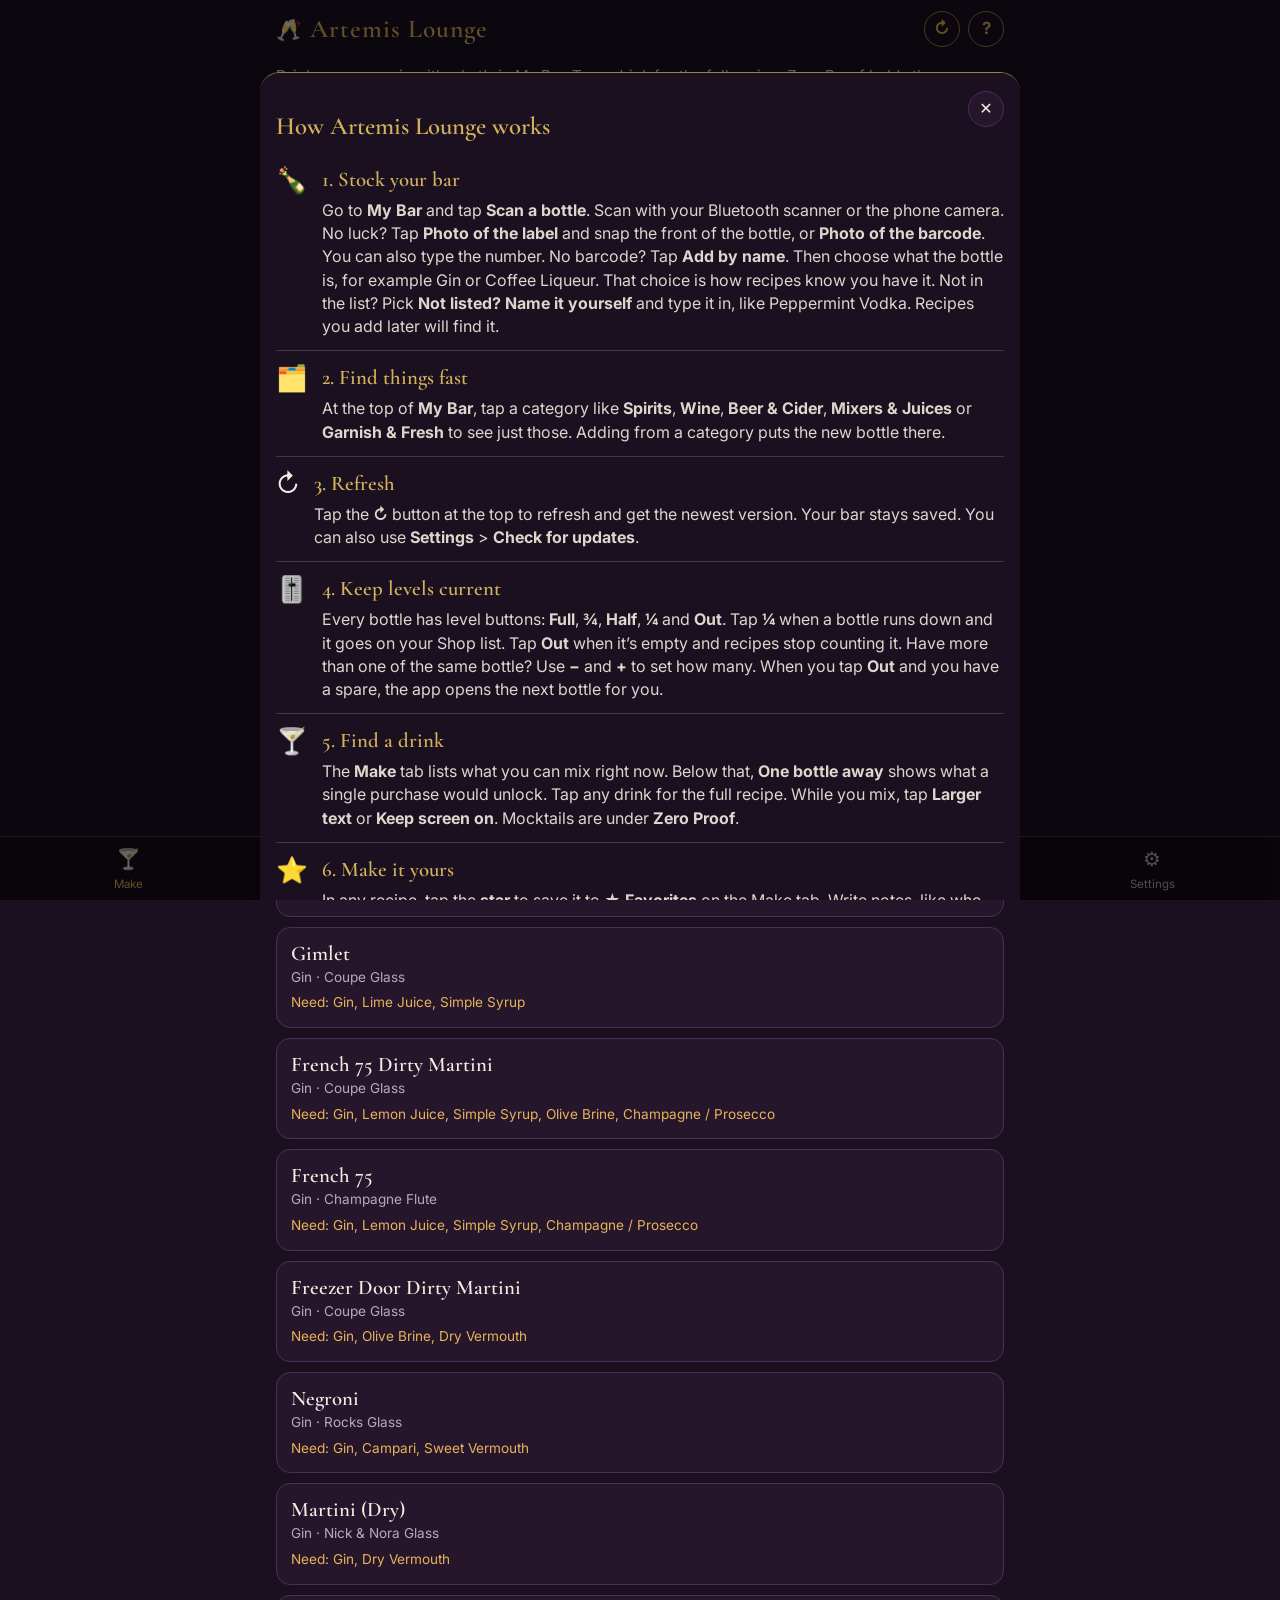
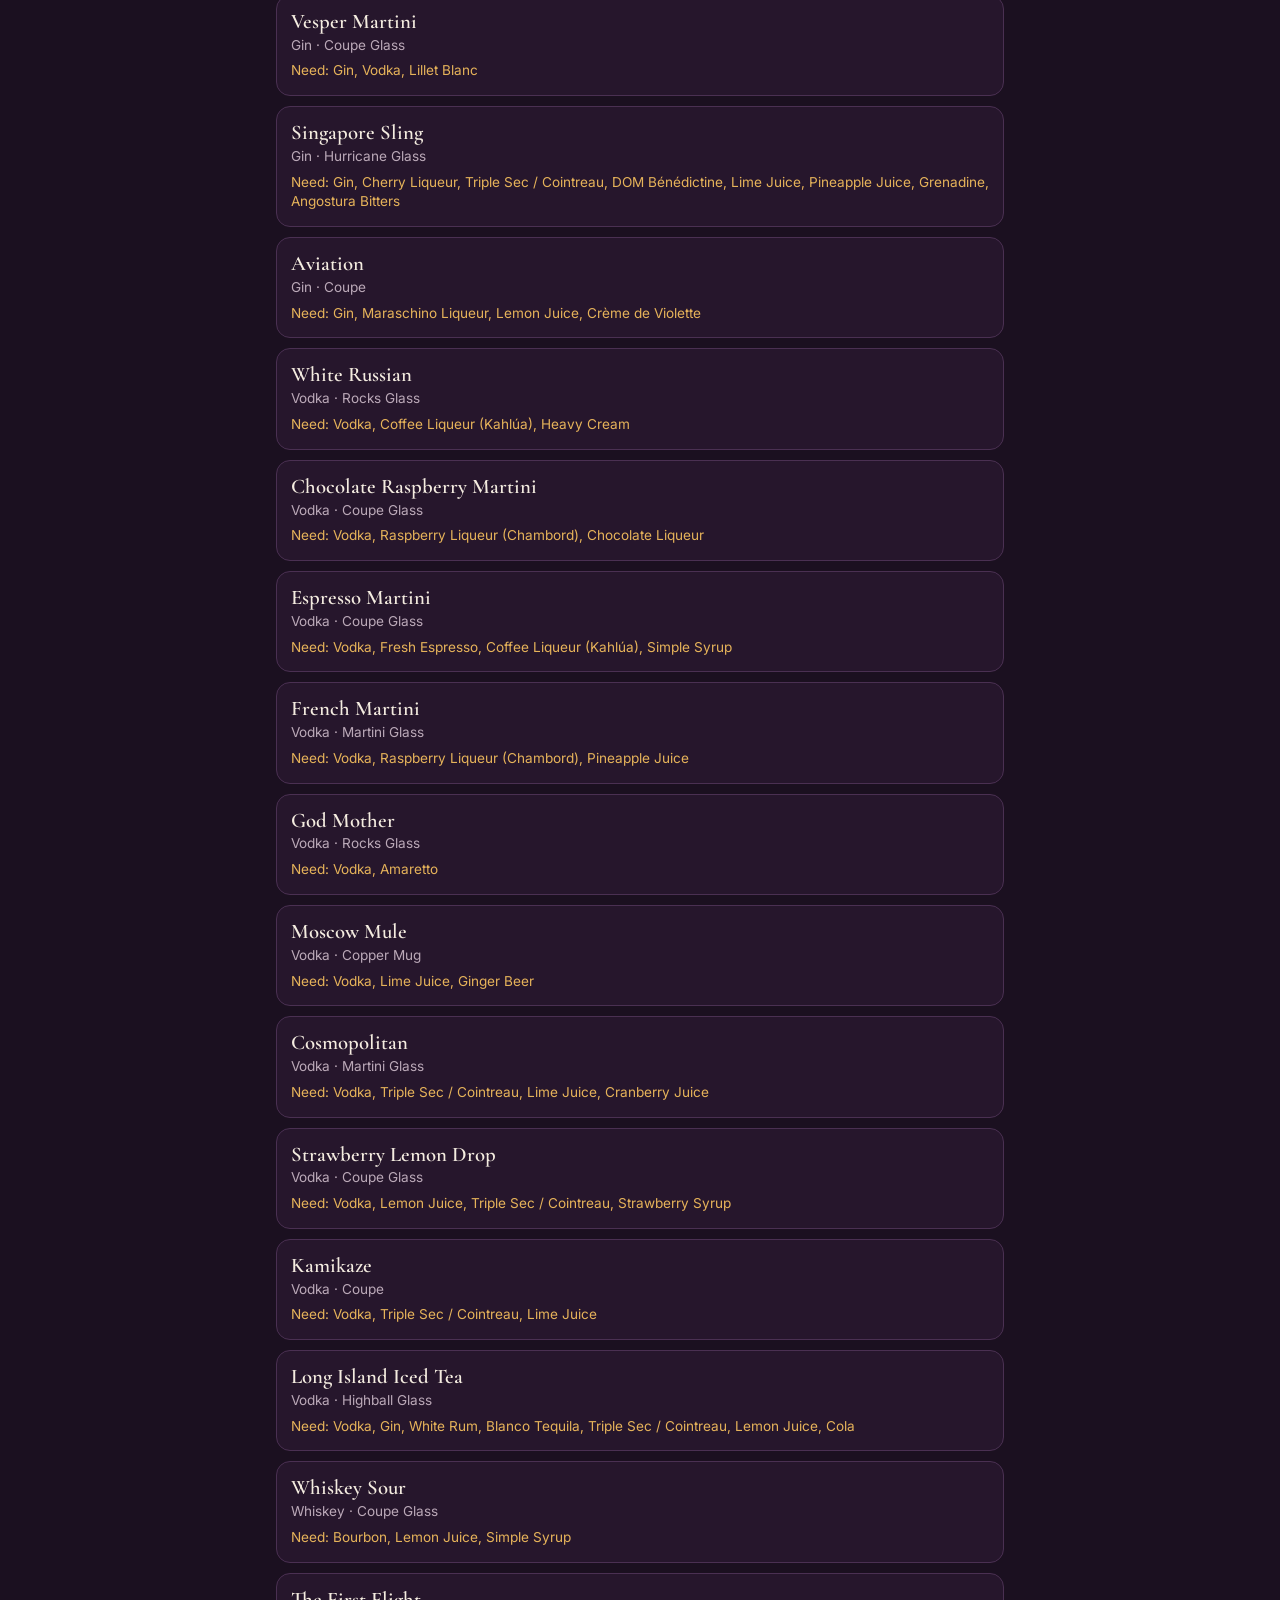
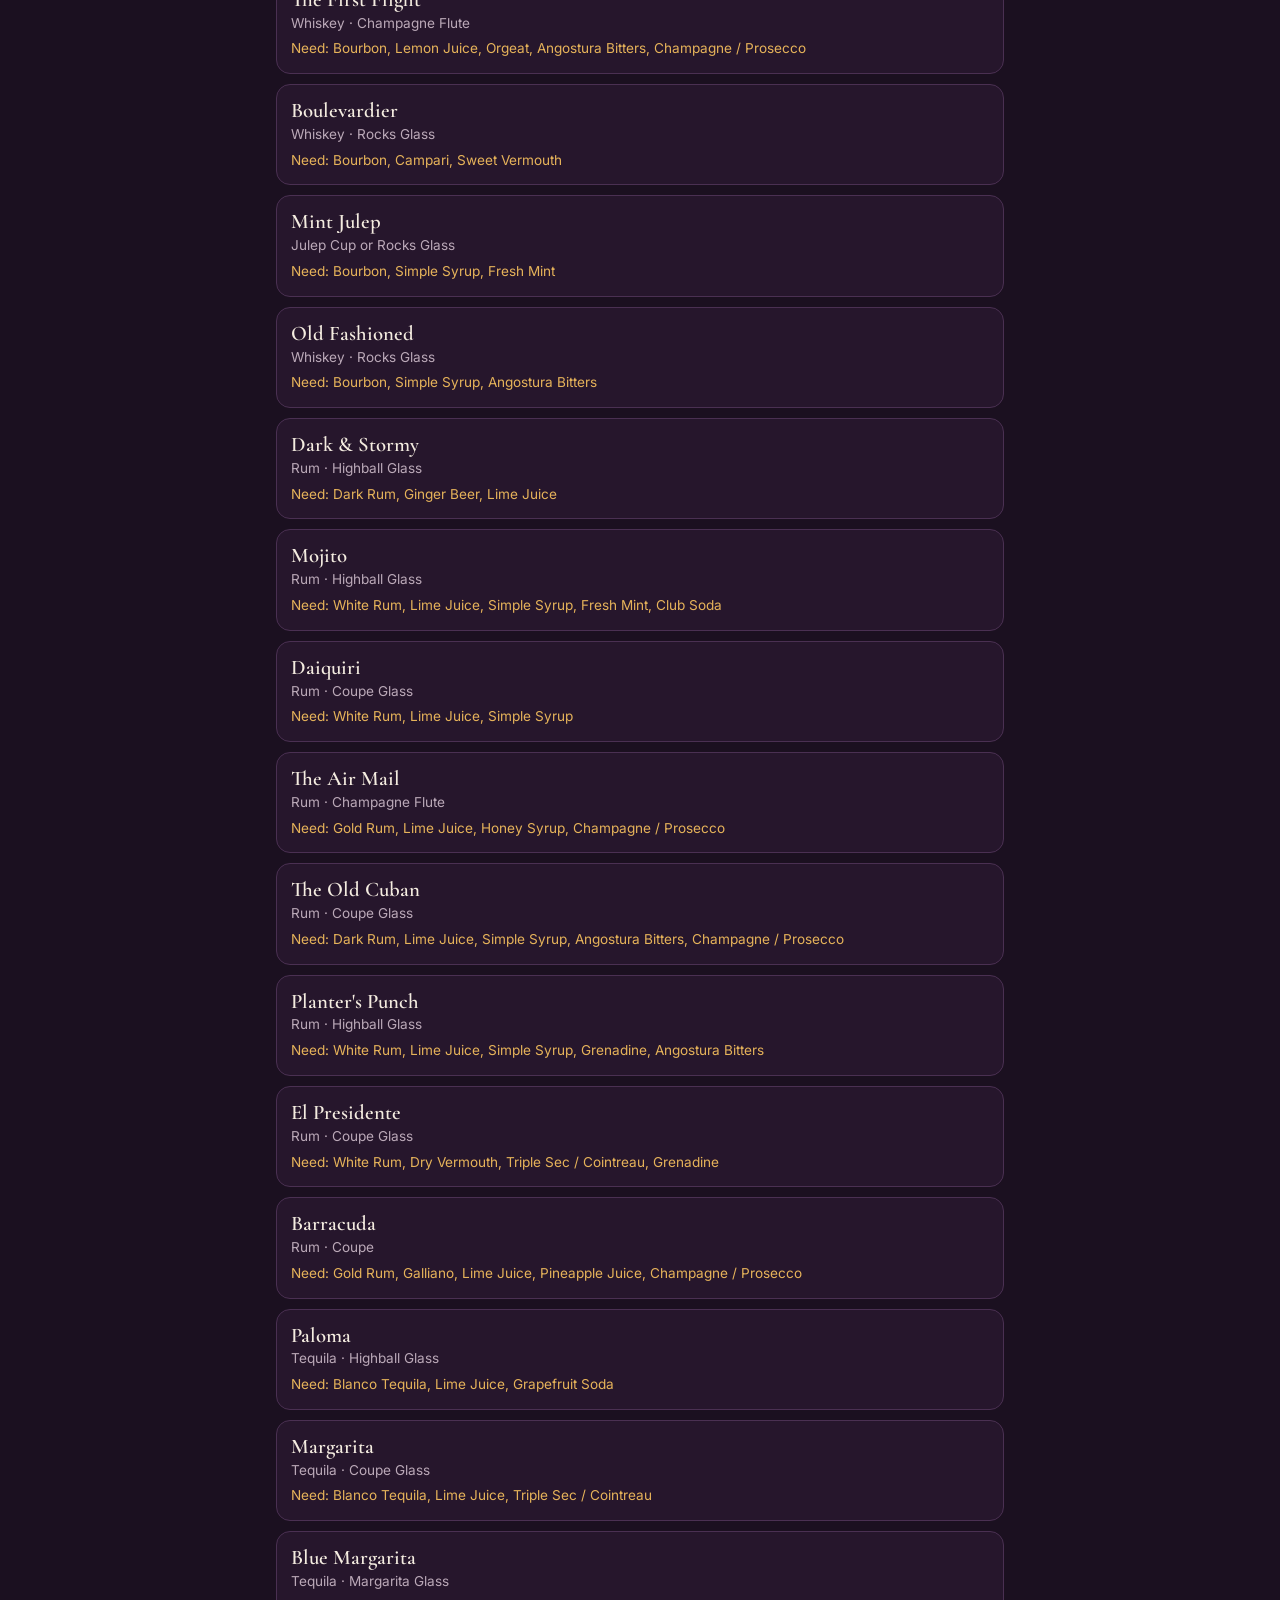
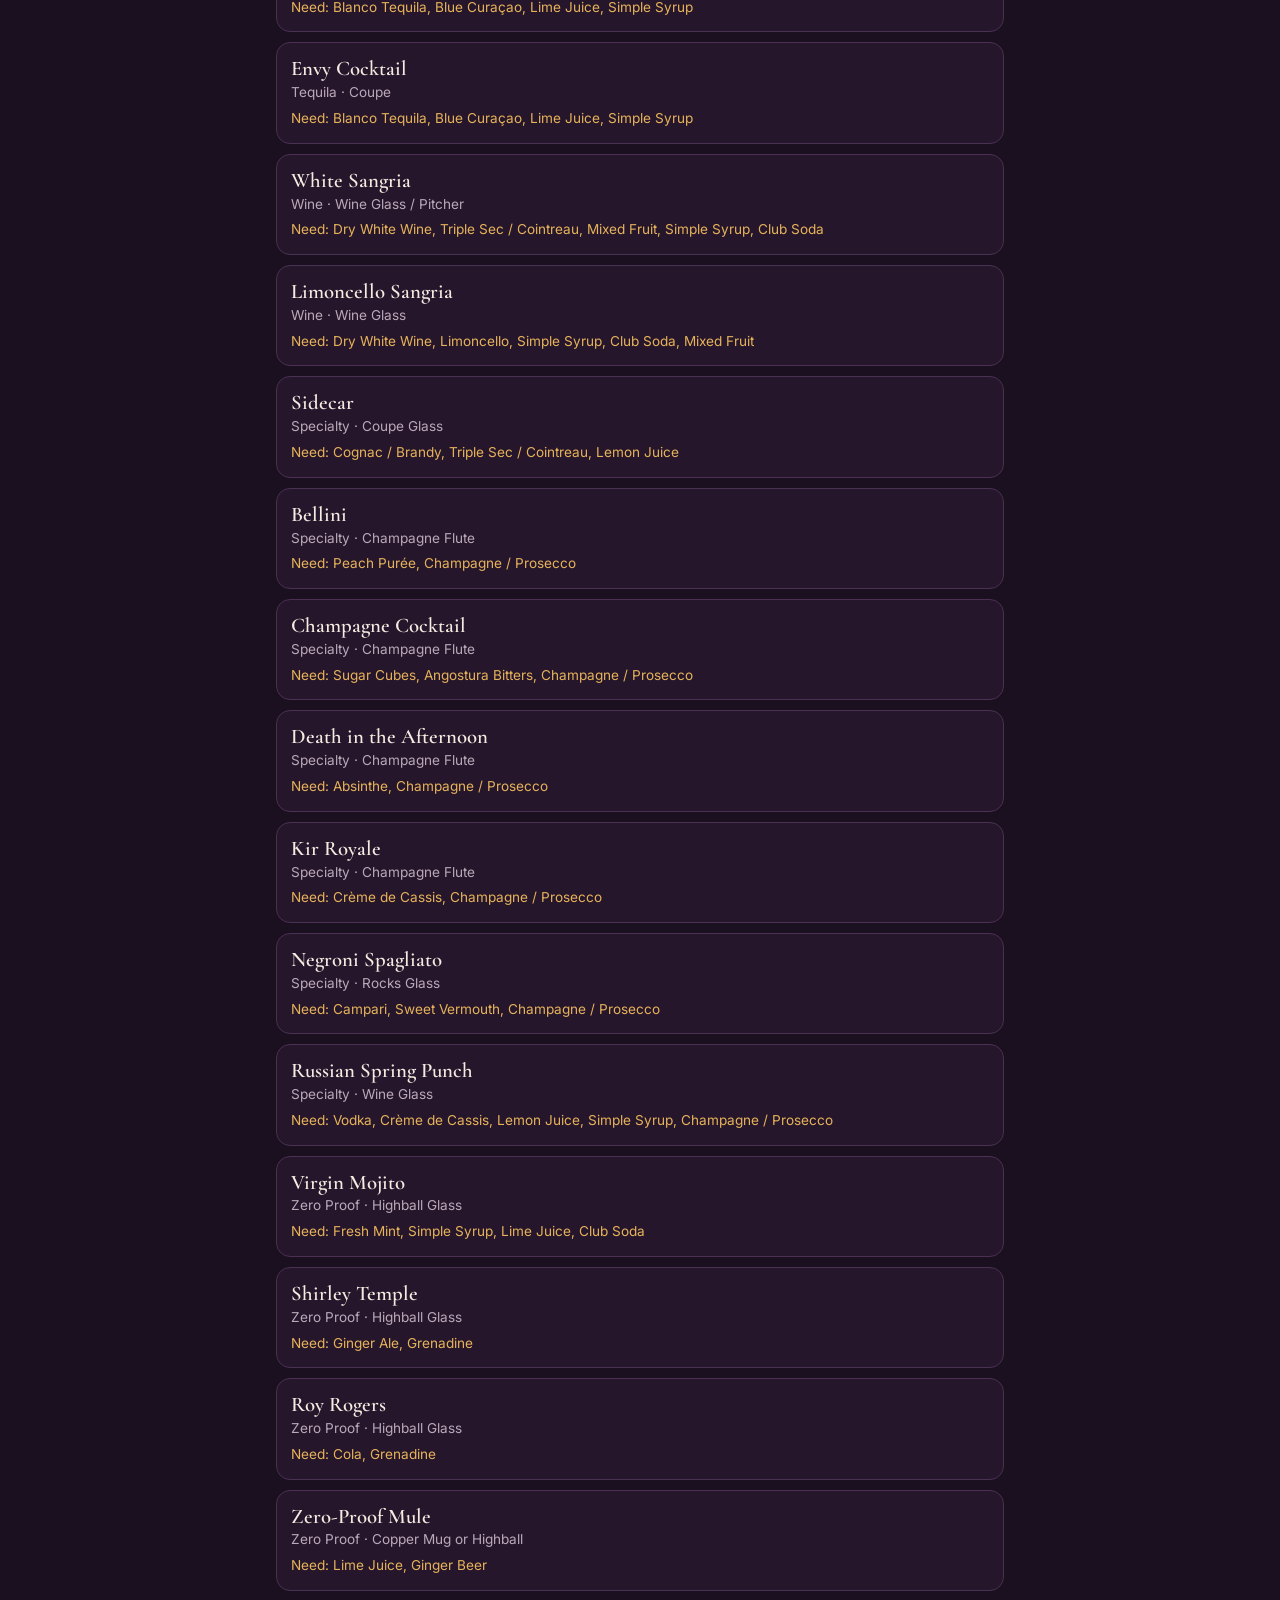
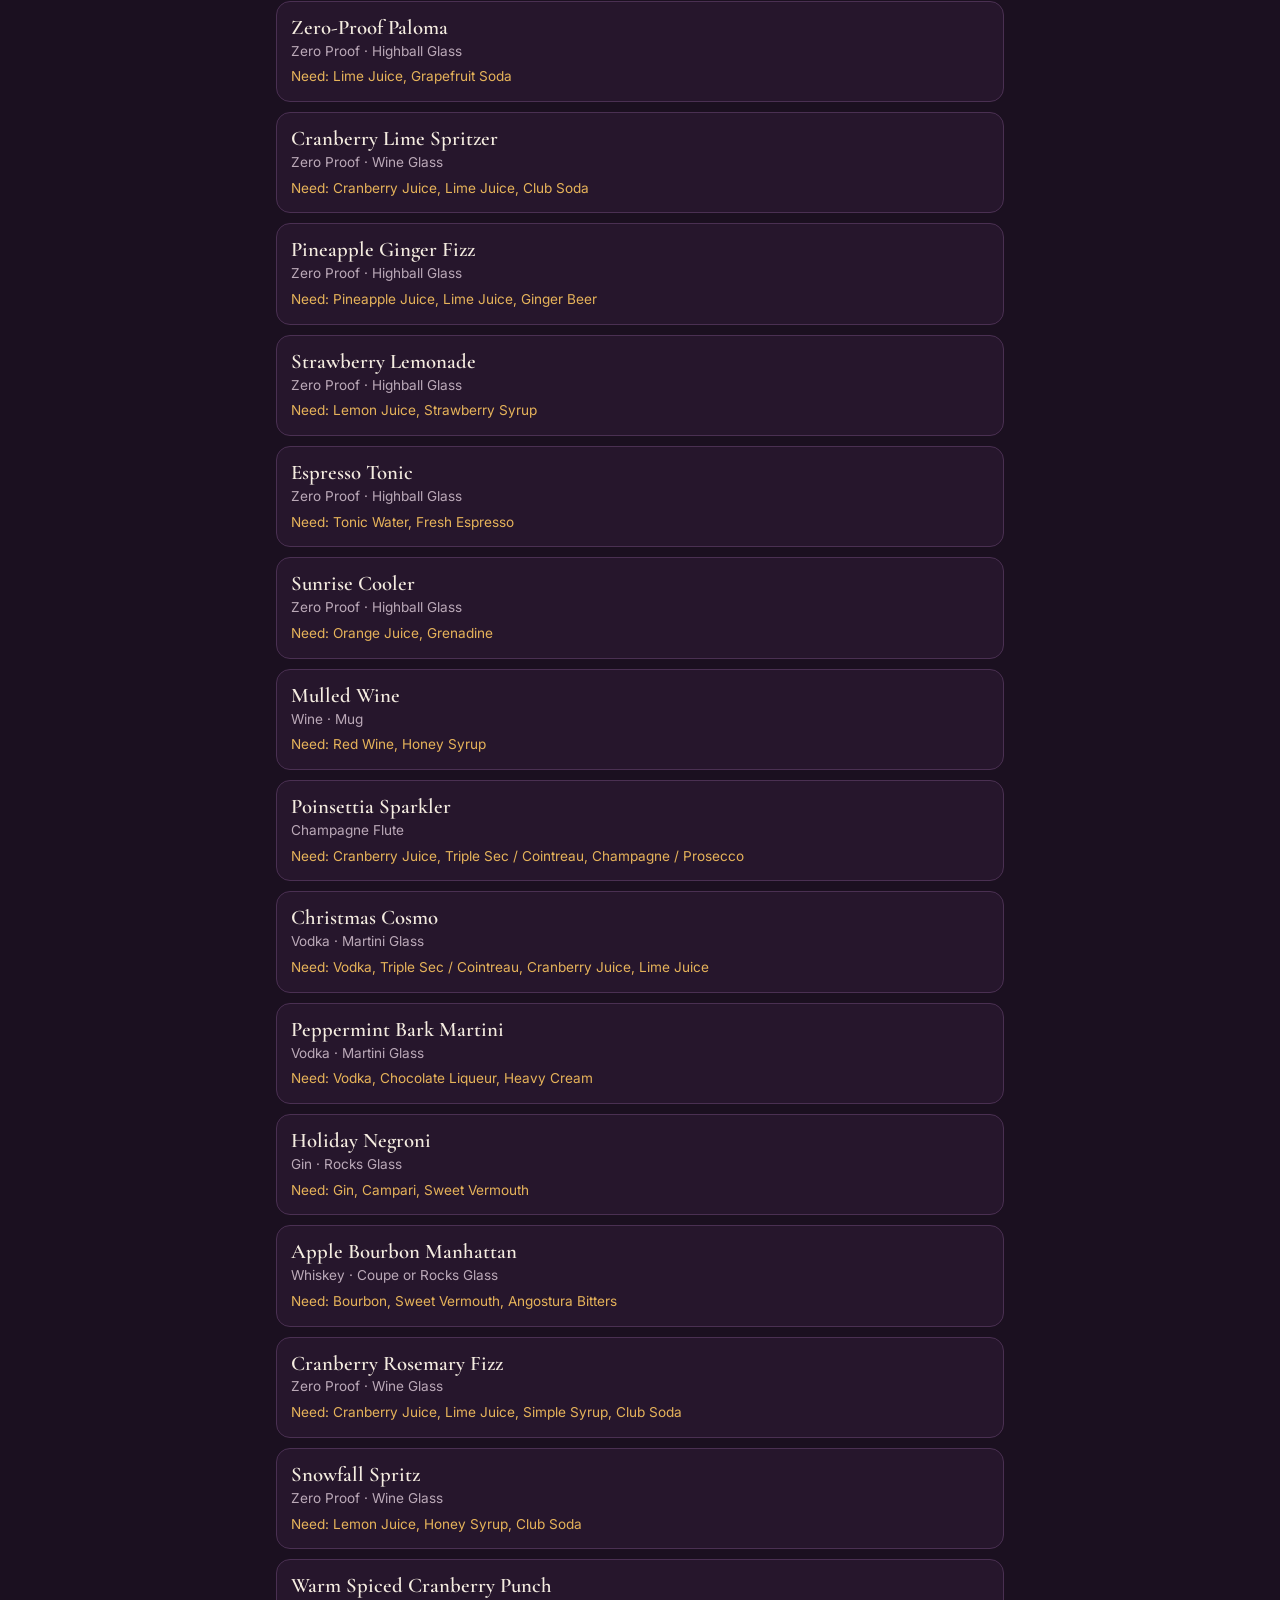
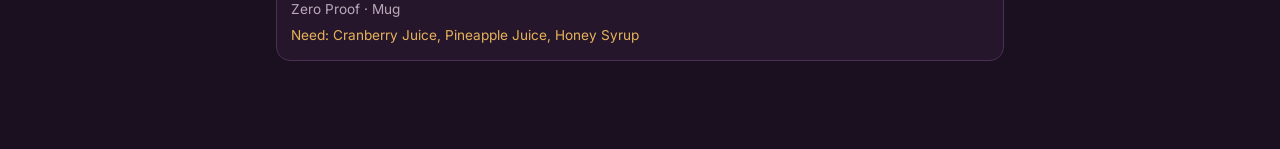
<file: index.html>
<!doctype html>
<html lang="en">
<head>
<meta charset="utf-8">
<meta name="viewport" content="width=device-width, initial-scale=1, maximum-scale=1, user-scalable=no, viewport-fit=cover">
<meta name="theme-color" content="#1b1020">
<meta name="description" content="A home bar companion: what you can mix tonight, your bottles, a guest menu and a shopping list.">
<title>Artemis Lounge</title>
<link rel="manifest" href="manifest.webmanifest">
<link rel="icon" href="icons/icon.svg" type="image/svg+xml">
<link rel="apple-touch-icon" href="icons/icon-180.png">
<meta name="apple-mobile-web-app-capable" content="yes">
<meta name="apple-mobile-web-app-status-bar-style" content="black-translucent">
<link rel="preconnect" href="https://fonts.googleapis.com">
<link rel="stylesheet" href="https://fonts.googleapis.com/css2?family=Cormorant+Garamond:wght@500;600;700&family=Inter:wght@400;500;600&family=Josefin+Sans:wght@400;600;700&display=swap">
<link rel="stylesheet" href="styles.css">
</head>
<body>
<header class="topbar">
  <h1 class="brand"><span class="brand-mark" aria-hidden="true">🥂</span> <span id="barName">Artemis Lounge</span></h1>
  <div class="top-btns"><button id="refreshBtn" class="help-btn" aria-label="Refresh and check for updates">↻</button>
  <button id="helpBtn" class="help-btn" aria-label="How to use Artemis Lounge">?</button></div>
</header>

<main id="view" tabindex="-1"></main>

<nav class="tabs" aria-label="Sections">
  <button data-tab="make" class="active"><span class="ti" aria-hidden="true">🍸</span>Make</button>
  <button data-tab="bar"><span class="ti" aria-hidden="true">🍾</span>My Bar</button>
  <button data-tab="menu"><span class="ti" aria-hidden="true">📜</span>Menu</button>
  <button data-tab="shop"><span class="ti" aria-hidden="true">🛒</span>Shop</button>
  <button data-tab="more"><span class="ti" aria-hidden="true">⚙️</span>Settings</button>
</nav>

<div id="sheet" class="sheet" hidden>
  <div class="sheet-backdrop" data-close></div>
  <div class="sheet-panel" role="dialog" aria-modal="true">
    <button class="sheet-close" data-close aria-label="Close">✕</button>
    <div id="sheetBody"></div>
  </div>
</div>

<div id="toast" class="toast" role="status" aria-live="polite"></div>
<div id="printArea" class="print-only"></div>

<script src="data.js"></script>
<script src="extras.js"></script>
<script src="barcodes.js"></script>
<script src="app.js"></script>
</body>
</html>
</file>
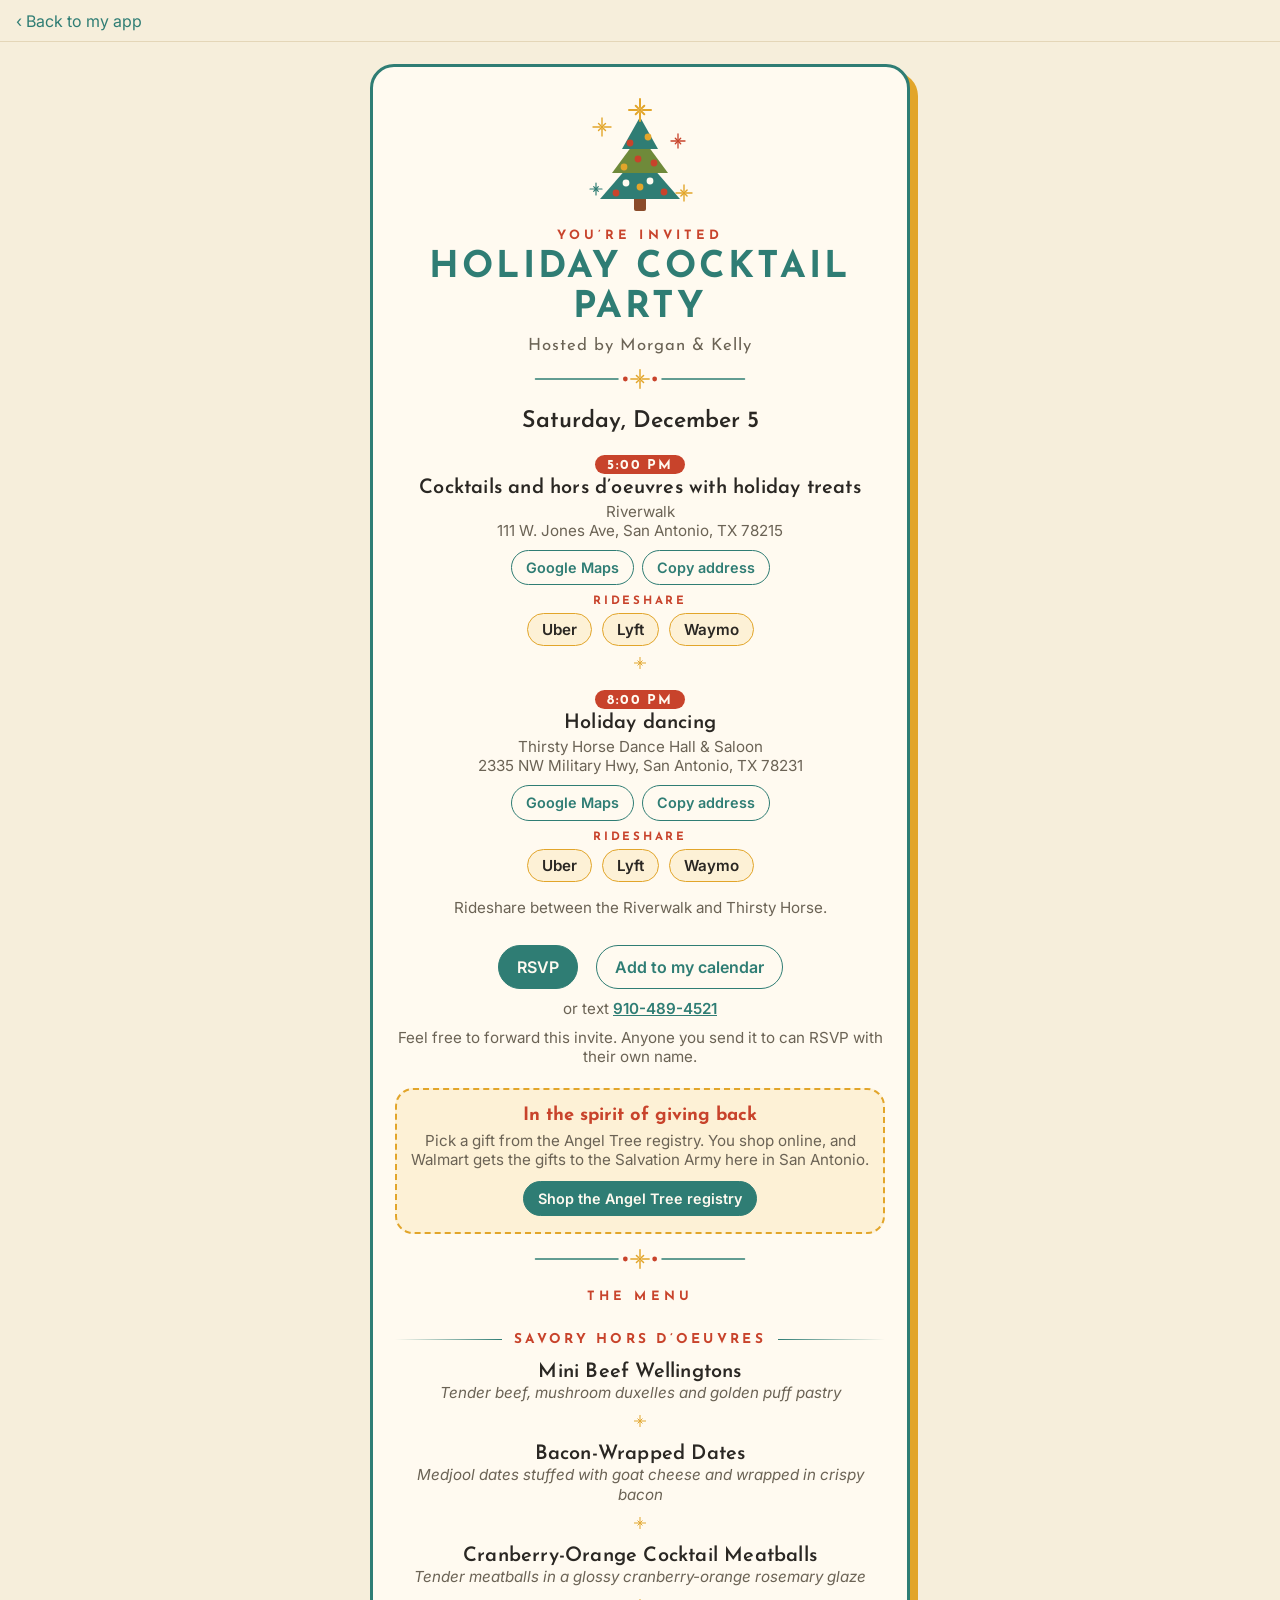
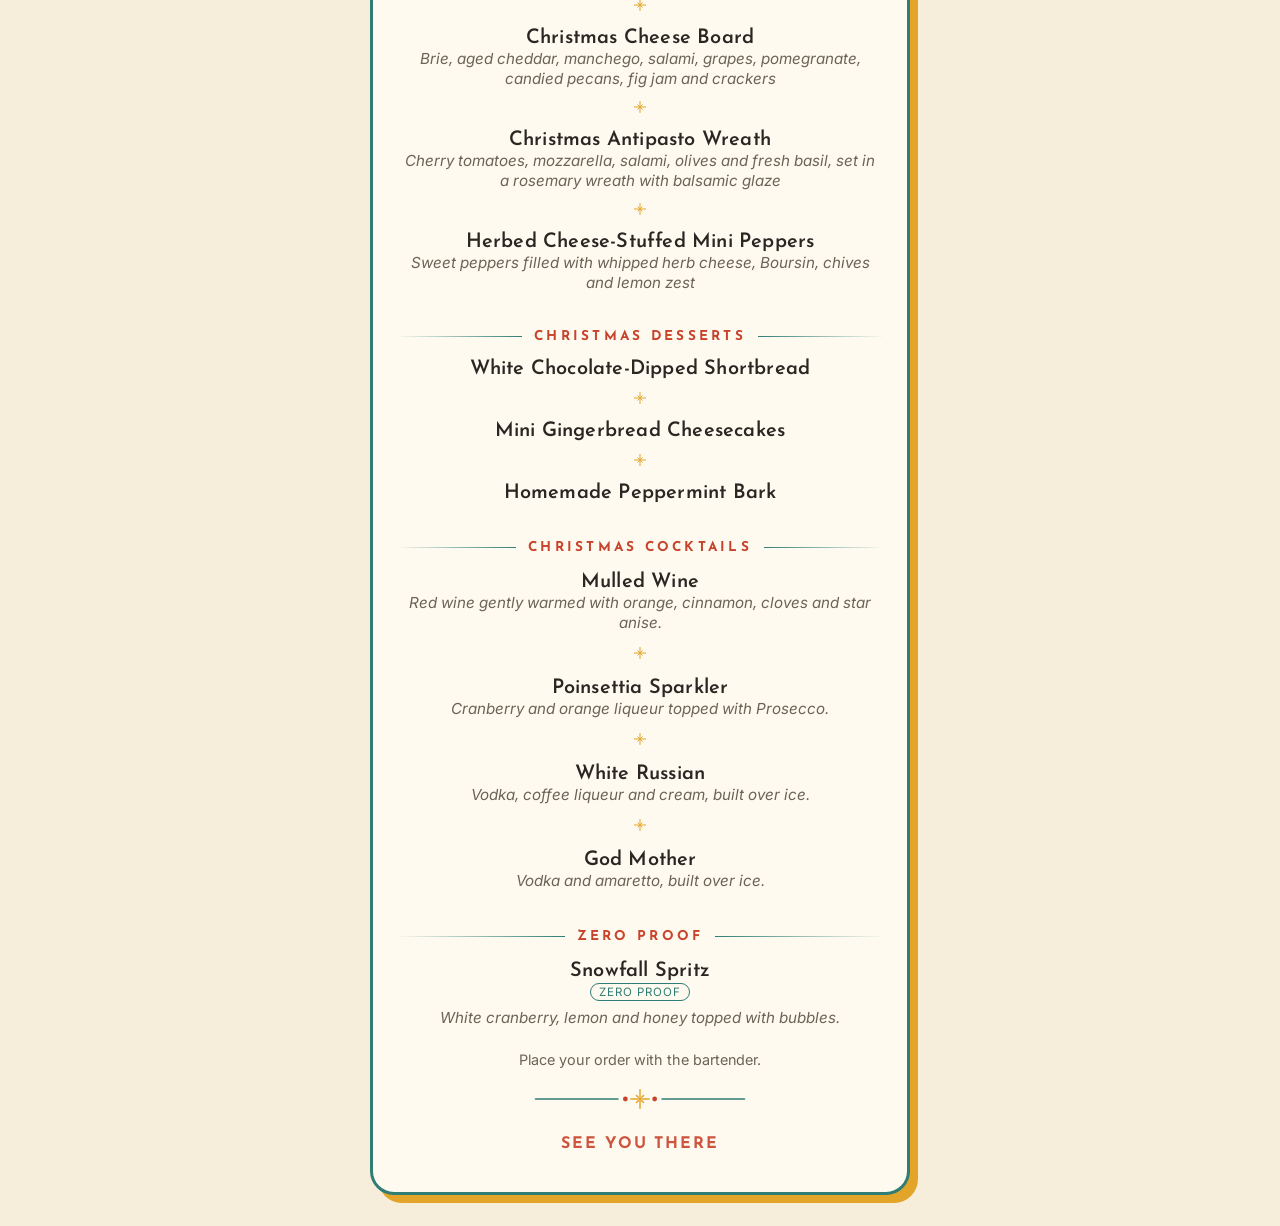
<file: holiday/index.html>
<!doctype html>
<html lang="en">
<head>
<meta charset="utf-8">
<meta name="viewport" content="width=device-width, initial-scale=1">
<meta name="theme-color" content="#f6eedb">
<title>Holiday Cocktail Party</title>
<meta property="og:type" content="website">
<meta property="og:site_name" content="Artemis Lounge">
<meta property="og:title" content="Holiday Cocktail Party">
<meta property="og:description" content="Saturday, December 5 at 5 PM. Hosted by Morgan &amp; Kelly. Tap for details, RSVP and the menu.">
<meta property="og:image" content="https://alextexas92.github.io/artemis-lounge/og/holiday.png">
<meta property="og:image:width" content="1200">
<meta property="og:image:height" content="630">
<meta name="twitter:card" content="summary_large_image">
<script>location.replace('../menu.html' + location.search + (location.hash || '#[base64]'));</script>
</head>
<body style="background:#f6eedb"></body>
</html>
</file>
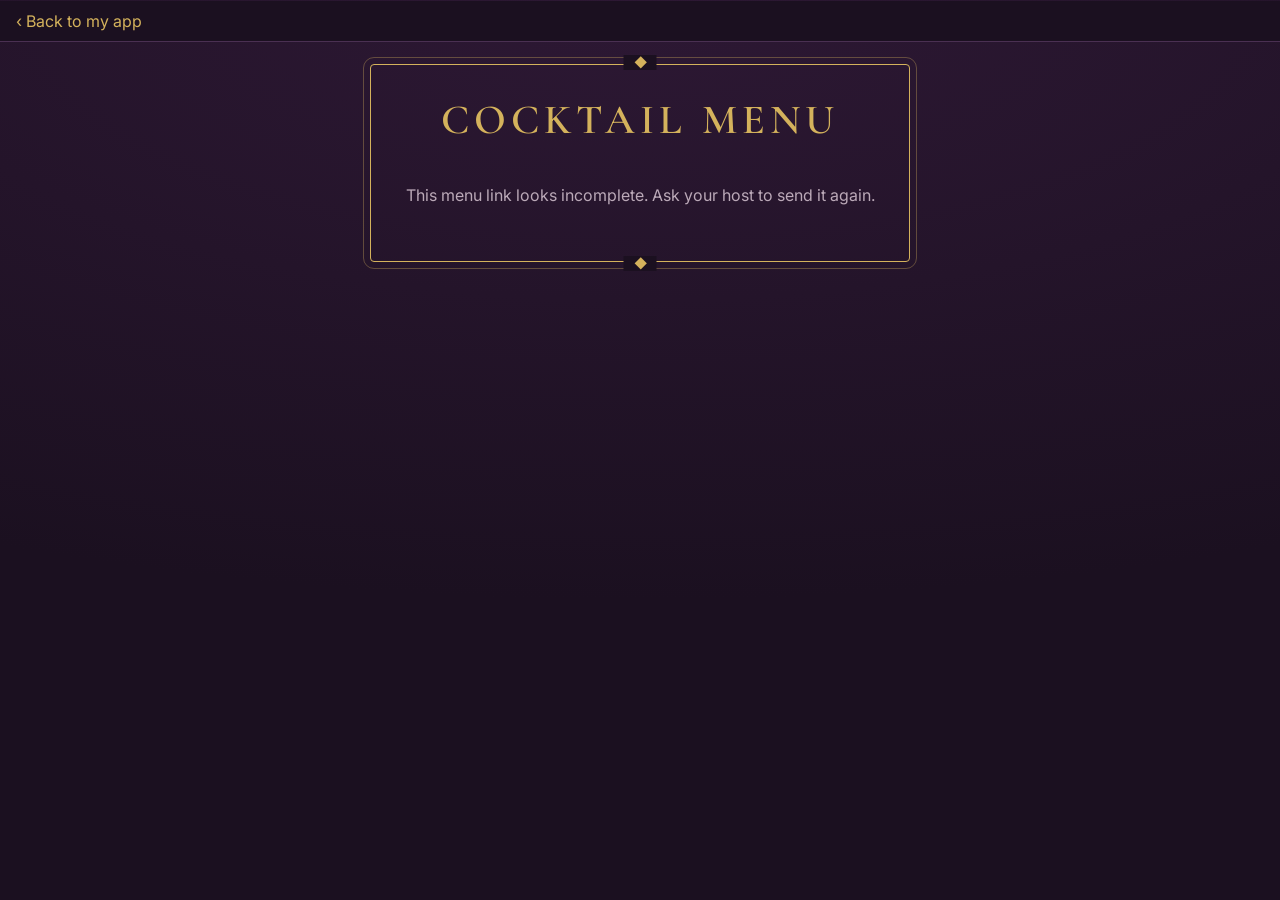
<file: holiday.html>
<!doctype html>
<html lang="en">
<head>
<meta charset="utf-8">
<meta name="viewport" content="width=device-width, initial-scale=1">
<meta name="theme-color" content="#f6eedb">
<title>Holiday Cocktail Party</title>
<meta property="og:type" content="website">
<meta property="og:site_name" content="Artemis Lounge">
<meta property="og:title" content="Holiday Cocktail Party">
<meta property="og:description" content="Saturday, December 5 at 5 PM. Hosted by Morgan &amp; Kelly. Tap for details, RSVP and the menu.">
<meta property="og:image" content="https://alextexas92.github.io/artemis-lounge/og/holiday.png">
<meta property="og:image:width" content="1200">
<meta property="og:image:height" content="630">
<meta name="twitter:card" content="summary_large_image">
<script>location.replace('menu.html' + location.search + location.hash);</script>
</head>
<body style="background:#f6eedb"></body>
</html>
</file>
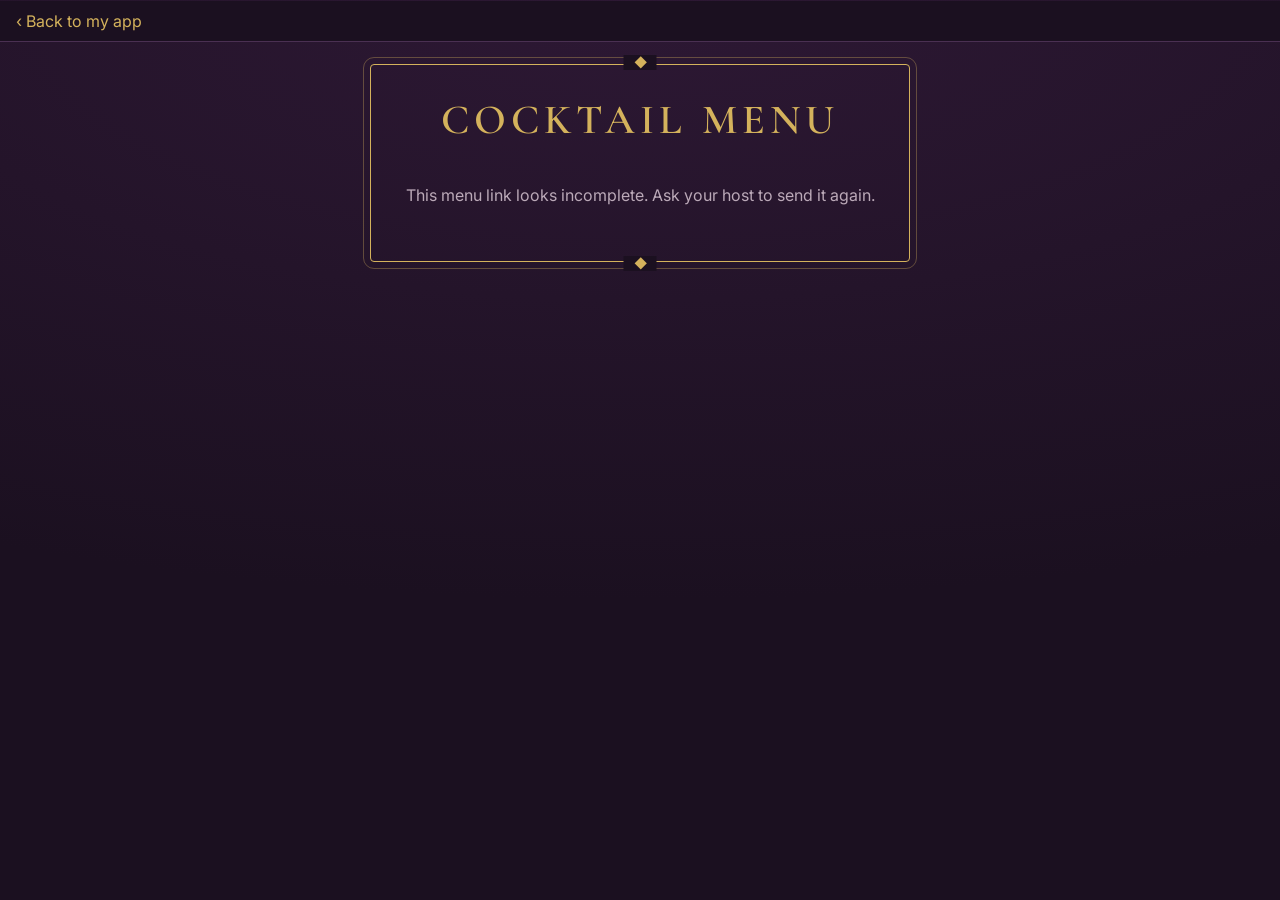
<file: invite.html>
<!doctype html>
<html lang="en">
<head>
<meta charset="utf-8">
<meta name="viewport" content="width=device-width, initial-scale=1">
<meta name="theme-color" content="#f6eedb">
<title>You’re invited</title>
<meta property="og:type" content="website">
<meta property="og:site_name" content="Artemis Lounge">
<meta property="og:title" content="You’re invited">
<meta property="og:description" content="Tap for the details, RSVP and the menu.">
<meta property="og:image" content="https://alextexas92.github.io/artemis-lounge/og/invite.png">
<meta property="og:image:width" content="1200">
<meta property="og:image:height" content="630">
<meta name="twitter:card" content="summary_large_image">
<script>location.replace('menu.html' + location.search + location.hash);</script>
</head>
<body style="background:#f6eedb"></body>
</html>
</file>
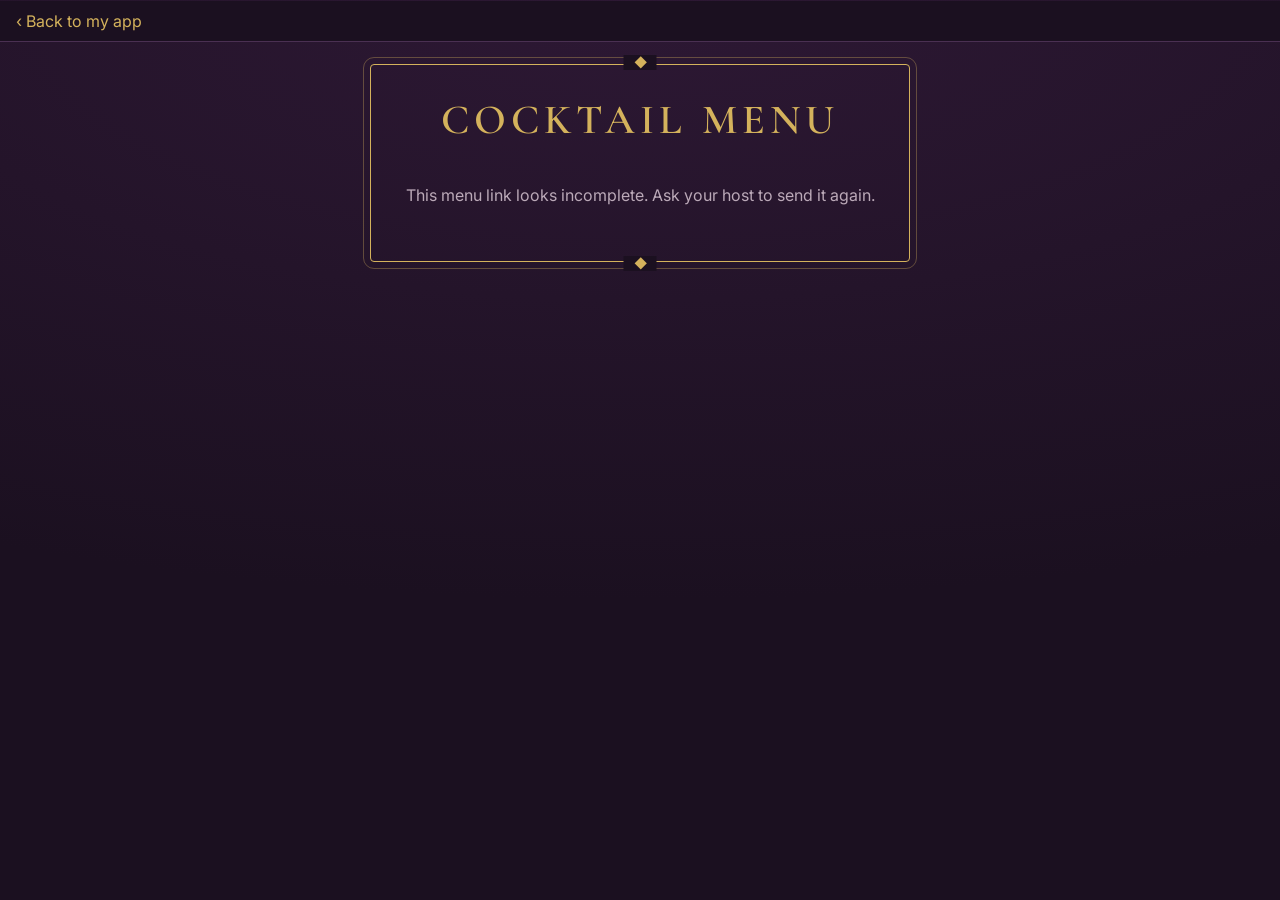
<file: menu.html>
<!doctype html>
<html lang="en">
<head>
<meta charset="utf-8">
<meta name="viewport" content="width=device-width, initial-scale=1, viewport-fit=cover">
<meta name="theme-color" content="#1b1020">
<title>Tonight’s Menu</title>
<meta property="og:type" content="website">
<meta property="og:site_name" content="Artemis Lounge">
<meta property="og:title" content="Tonight’s Menu">
<meta property="og:description" content="Tap to see the drinks and pick yours.">
<meta property="og:image" content="https://alextexas92.github.io/artemis-lounge/og/menu.png">
<meta property="og:image:width" content="1200">
<meta property="og:image:height" content="630">
<meta name="twitter:card" content="summary_large_image">
<link rel="icon" href="icons/icon.svg" type="image/svg+xml">
<link rel="stylesheet" href="https://fonts.googleapis.com/css2?family=Cormorant+Garamond:wght@500;600;700&family=Inter:wght@400;500&family=Josefin+Sans:wght@400;600;700&display=swap">
<style>
  :root { --bg:#1b1020; --text:#f4ece0; --muted:#bba9b8; --gold:#d4b25c; --line:#4a3052; --panel:#26162c; }
  * { box-sizing: border-box; }
  body { margin:0; background:var(--bg); color:var(--text); font-family:"Inter",-apple-system,system-ui,sans-serif; }
  main { max-width:560px; margin:0 auto; padding:calc(36px + env(safe-area-inset-top)) 20px 60px; text-align:center; }
  h1 { font-family:"Cormorant Garamond",Georgia,serif; color:var(--gold); font-size:2.4rem; font-weight:600; letter-spacing:.06em; margin:0; }
  .orn { color:var(--gold); opacity:.7; margin:6px 0 26px; letter-spacing:.4em; }
  .back { position:sticky; top:0; z-index:5; display:block; margin:0 auto; padding:calc(10px + env(safe-area-inset-top)) 16px 10px; width:100%; background:var(--bg, #1b1020); color:var(--gold); border:0; border-bottom:1px solid var(--line); font:inherit; font-size:1rem; text-align:left; cursor:pointer; }
  .hint { color:var(--muted); font-size:.9rem; margin:0 0 20px; }
  button.drink { display:block; width:100%; background:none; border:0; border-top:1px solid var(--line); color:inherit; padding:18px 6px; cursor:pointer; text-align:center; font:inherit; }
  button.drink:last-of-type { border-bottom:1px solid var(--line); }
  .drink b { display:block; font-family:"Cormorant Garamond",Georgia,serif; font-size:1.6rem; font-weight:600; }
  .drink span { color:var(--muted); font-size:.95rem; }
  .drink.soft b { font-size:1.3rem; }
  .sec { font-size:.72rem; letter-spacing:.2em; text-transform:uppercase; color:var(--gold); margin:26px 0 6px; text-align:center; }
  .drink .zp { display:table; margin-left:auto !important; margin-right:auto !important; font-style:normal; font-size:.72rem; letter-spacing:.08em; text-transform:uppercase; color:var(--gold); border:1px solid var(--gold); border-radius:999px; padding:1px 8px; margin:2px 0 6px; }
  .pick { position:fixed; inset:0; background:rgba(10,5,12,.92); display:flex; align-items:center; justify-content:center; padding:24px; }
  .pick[hidden] { display:none; }
  .pick div { background:var(--panel); border:1px solid var(--gold); border-radius:18px; padding:28px 22px; max-width:420px; width:100%; }
  .pick b { display:block; font-family:"Cormorant Garamond",Georgia,serif; font-size:2.2rem; color:var(--gold); margin:6px 0 10px; }
  .btn { display:inline-block; margin:8px 4px 0; padding:11px 18px; border-radius:12px; border:1px solid var(--gold); background:var(--gold); color:#1b1020; font-weight:600; font:inherit; cursor:pointer; }
  .btn.ghost { background:none; color:var(--gold); }
  .course { border-top:1px solid var(--line); padding:18px 6px; }
  .course:last-of-type { border-bottom:1px solid var(--line); }
  .course .cname { color:var(--gold); font-size:.75rem; letter-spacing:.14em; text-transform:uppercase; margin-bottom:4px; }
  .course b { display:block; font-family:"Cormorant Garamond",Georgia,serif; font-size:1.5rem; font-weight:600; margin-bottom:6px; }
  .course span { display:block; color:var(--muted); font-size:.95rem; }
  .err { color:var(--muted); margin-top:40px; }
  /* Art deco dress: a framed card, a sunburst crest, diamond rules between sections */
  html { background:var(--bg); }
  body { background: radial-gradient(ellipse 120% 600px at top, #2d1834 0%, var(--bg) 100%) no-repeat, var(--bg); min-height:100vh; padding:1px 0; }
  main { position:relative; margin:22px max(16px, calc((100% - 540px) / 2)) 30px; border:1px solid var(--gold); outline:1px solid rgba(212,178,92,.35); outline-offset:6px; border-radius:4px; padding:calc(30px + env(safe-area-inset-top)) 22px 40px; max-width:540px; }
  main::before, main::after { content:"◆"; position:absolute; left:50%; transform:translateX(-50%); color:var(--gold); background:var(--bg); padding:0 10px; font-size:.8rem; }
  main::before { top:-.65rem; } main::after { bottom:-.65rem; }
  .fan { display:block; width:110px; margin:0 auto 10px; color:var(--gold); opacity:.85; }
  .rule { display:block; width:220px; max-width:70%; margin:10px auto 22px; color:var(--gold); opacity:.8; }
  .dot { display:block; width:14px; margin:0 auto; color:var(--gold); opacity:.6; }
  h1 { font-size:2.6rem; text-transform:uppercase; letter-spacing:.12em; }
  .sec { display:flex; align-items:center; gap:12px; font-family:"Cormorant Garamond",Georgia,serif; font-size:1.05rem; letter-spacing:.3em; margin:30px 0 4px; }
  .sec::before, .sec::after { content:""; flex:1; height:1px; background:linear-gradient(90deg, transparent, var(--gold)); }
  .sec::after { background:linear-gradient(90deg, var(--gold), transparent); }
  button.drink, button.drink:last-of-type, .course, .course:last-of-type { border:0; }
  button.drink { padding:14px 6px 10px; }
  .drink b { font-size:1.7rem; letter-spacing:.02em; }
  .drink span { font-style:italic; }
  .kick { font-size:.72rem; letter-spacing:.3em; text-transform:uppercase; color:var(--gold); margin:0 0 6px; }
  .host { font-family:"Cormorant Garamond",Georgia,serif; font-style:italic; font-size:1.25rem; color:var(--muted); margin:8px 0 0; }
  .date { font-family:"Cormorant Garamond",Georgia,serif; font-size:1.6rem; font-weight:600; margin:0 0 6px; }
  .stop { padding:14px 4px 6px; }
  .stop .time { color:var(--gold); font-size:.85rem; letter-spacing:.2em; font-weight:500; }
  .stop b { display:block; font-family:"Cormorant Garamond",Georgia,serif; font-size:1.45rem; font-weight:600; margin:4px 0; }
  .stop span { display:block; color:var(--muted); font-size:.95rem; }
  .links { display:flex; flex-wrap:wrap; justify-content:center; gap:8px; margin-top:10px; }
  a.btn, .btn.small { text-decoration:none; font-size:.9rem; padding:8px 14px; margin:0; }
  .note { color:var(--muted); font-size:.95rem; margin:10px 0 0; }
  .give { border:1px solid var(--line); border-radius:12px; padding:16px 14px; margin:22px 0 4px; }
  .give b { display:block; font-family:"Cormorant Garamond",Georgia,serif; font-size:1.35rem; color:var(--gold); margin-bottom:6px; }
  .give p { color:var(--muted); margin:0 0 12px; font-size:.95rem; }
  .actions { display:flex; flex-wrap:wrap; justify-content:center; gap:10px; margin:20px 0 4px; }
  .food { padding:12px 6px 8px; }
  .food b { display:block; font-family:"Cormorant Garamond",Georgia,serif; font-size:1.45rem; font-weight:600; }
  .food span { color:var(--muted); font-size:.95rem; font-style:italic; }
  .pick input { width:100%; padding:11px 12px; border-radius:10px; border:1px solid var(--line); background:var(--bg); color:var(--text); font:inherit; margin:6px 0 4px; }
  .pick .stack { display:flex; flex-direction:column; gap:8px; margin-top:10px; }
  .pick .stack .btn { margin:0; }
  /* Mid-century modern holiday look, used by party invites */
  body.mcm { --ink:#2a2723; --teal:#2f7d74; --red:#c8432b; --mus:#e2a52a; --olive:#6f8a3a; --cream:#f6eedb; --paper:#fffaf0; --soft:#6b6355;
    background:var(--cream); color:var(--ink); }
  html:has(body.mcm) { background:#f6eedb; }
  .mcm main { background:var(--paper); border:3px solid var(--teal); outline:0; border-radius:24px; box-shadow:8px 8px 0 var(--mus); }
  .mcm main::before, .mcm main::after { content:none; }
  .mcm .mtree { display:block; width:120px; margin:0 auto 8px; }
  .mcm .mrule { display:block; width:220px; max-width:70%; margin:14px auto 20px; }
  .mcm .mdot { display:block; width:14px; margin:4px auto; }
  .mcm h1 { font-family:"Josefin Sans",system-ui,sans-serif; font-weight:700; color:var(--teal); font-size:2.3rem; letter-spacing:.08em; line-height:1.1; }
  .mcm .kick { font-family:"Josefin Sans",system-ui,sans-serif; font-weight:700; color:var(--red); letter-spacing:.32em; font-size:.8rem; }
  .mcm .host { font-family:"Josefin Sans",system-ui,sans-serif; font-style:normal; color:var(--soft); font-size:1.05rem; letter-spacing:.06em; }
  .mcm .date { font-family:"Josefin Sans",system-ui,sans-serif; font-weight:600; font-size:1.45rem; color:var(--ink); }
  .mcm .stop .time { display:inline-block; background:var(--red); color:var(--paper); border-radius:999px; padding:4px 12px 2px; font-family:"Josefin Sans",system-ui,sans-serif; font-weight:700; letter-spacing:.14em; }
  .mcm .stop b, .mcm .food b, .mcm .drink b { font-family:"Josefin Sans",system-ui,sans-serif; font-weight:600; color:var(--ink); font-size:1.25rem; letter-spacing:.01em; }
  .mcm .stop span, .mcm .note, .mcm .hint, .mcm .food span, .mcm .drink span { color:var(--soft); }
  .mcm .note a { color:var(--teal); font-weight:600; }
  .mcm .btn { background:var(--teal); border-color:var(--teal); color:var(--paper); border-radius:999px; font-weight:600; }
  .mcm .btn.ghost { background:transparent; color:var(--teal); }
  .mcm .give { background:#fdf1d6; border:2px dashed var(--mus); border-radius:18px; }
  .mcm .give b { font-family:"Josefin Sans",system-ui,sans-serif; font-weight:700; color:var(--red); font-size:1.15rem; }
  .mcm .give p { color:var(--soft); }
  .mcm .sec { font-family:"Josefin Sans",system-ui,sans-serif; font-weight:700; color:var(--red); font-size:.85rem; letter-spacing:.24em; }
  .mcm .sec::before { background:linear-gradient(90deg, transparent, var(--teal)); }
  .mcm .sec::after { background:linear-gradient(90deg, var(--teal), transparent); }
  .mcm .drink .zp { color:var(--teal); border-color:var(--teal); }
  .mcm .cheers { font-family:"Josefin Sans",system-ui,sans-serif; font-style:normal; font-weight:700; color:var(--red); letter-spacing:.12em; text-transform:uppercase; font-size:1rem; }
  .mcm .back { background:var(--cream); color:var(--teal); border-bottom-color:#e4d6b8; }
  .mcm .pick { background:rgba(42,39,35,.55); }
  .mcm .pick div { background:var(--paper); border:3px solid var(--teal); }
  .mcm .pick b { font-family:"Josefin Sans",system-ui,sans-serif; color:var(--teal); }
  .mcm .pick .hint { color:var(--soft); }
  .mcm .pick input { background:#fff; color:var(--ink); border-color:#d9cba9; }
  .mcm .rides { margin-top:10px; font-size:.95rem; color:var(--soft); }
  .mcm .rides span { display:block; font-family:"Josefin Sans",system-ui,sans-serif; font-weight:700; font-size:.72rem; letter-spacing:.24em; text-transform:uppercase; color:var(--red); margin-bottom:6px; }
  .mcm .rides a { display:inline-block; margin:0 5px; padding:6px 14px; border-radius:999px; background:#fdf1d6; border:1.5px solid var(--mus); color:var(--ink); font-weight:600; text-decoration:none; }
  .links .btn { font-family:inherit; font-size:.9rem; font-weight:600; line-height:1.2; padding:8px 14px; margin:0; }
  .cheers { font-family:"Cormorant Garamond",Georgia,serif; color:var(--gold); font-style:italic; font-size:1.2rem; margin-top:26px; opacity:.9; }
</style>
</head>
<body>
<button class="back" id="backApp" hidden>‹ Back to my app</button>
<main id="m"><p class="err">Loading menu…</p></main>
<div class="pick" id="rsvp" hidden><div><span class="hint">RSVP</span><b id="rsvpTitle"></b>
  <label class="hint" for="rsvpName">Your name</label><input id="rsvpName" autocomplete="name" placeholder="First and last name">
  <p class="stack"><button class="btn" data-rsvp="yes">Count me in</button><button class="btn ghost" data-rsvp="no">Sorry, I can’t make it</button><button class="btn ghost" id="rsvpBack">Back</button></p></div></div>
<div class="pick" id="pick" hidden><div><span class="hint">Your pick</span><b id="pickName"></b><p class="hint">Show this to your host.</p>
  <button class="btn" id="tell">Text my pick</button><button class="btn ghost" id="back">Back to menu</button></div></div>
<script>
(async function () {
  const esc = (s) => String(s).replace(/[&<>"']/g, (c) => ({ '&':'&amp;','<':'&lt;','>':'&gt;','"':'&quot;',"'":'&#39;' }[c]));
  const m = document.getElementById('m');
  const FAN = '<svg class="fan" viewBox="0 0 120 60" aria-hidden="true"><g fill="none" stroke="currentColor" stroke-width="1.2"><line x1="60" y1="56" x2="106.4" y2="43.6"/><line x1="60" y1="56" x2="101.6" y2="32.0"/><line x1="60" y1="56" x2="93.9" y2="22.1"/><line x1="60" y1="56" x2="84.0" y2="14.4"/><line x1="60" y1="56" x2="72.4" y2="9.6"/><line x1="60" y1="56" x2="60.0" y2="8.0"/><line x1="60" y1="56" x2="47.6" y2="9.6"/><line x1="60" y1="56" x2="36.0" y2="14.4"/><line x1="60" y1="56" x2="26.1" y2="22.1"/><line x1="60" y1="56" x2="18.4" y2="32.0"/><line x1="60" y1="56" x2="13.6" y2="43.6"/><path d="M8 56 A52 52 0 0 1 112 56"/><path d="M24 56 A36 36 0 0 1 96 56"/></g><circle cx="60" cy="56" r="4" fill="currentColor"/></svg>';
  const RULE = '<svg class="rule" viewBox="0 0 240 16" aria-hidden="true"><g fill="none" stroke="currentColor" stroke-width="1"><line x1="0" y1="8" x2="96" y2="8"/><line x1="144" y1="8" x2="240" y2="8"/><path d="M104 8 L110 2 L116 8 L110 14 Z"/><path d="M124 8 L130 2 L136 8 L130 14 Z"/></g><circle cx="120" cy="8" r="2.5" fill="currentColor"/></svg>';
  const DOT = '<svg class="dot" viewBox="0 0 20 10" aria-hidden="true"><path d="M10 0 L13 5 L10 10 L7 5 Z" fill="currentColor"/></svg>';
  // Mid-century holiday trim for party invites: a stacked tree, atomic starbursts
  const MCM_TREE = '<svg class="mtree" viewBox="0 0 120 124" aria-hidden="true"><g stroke="#e2a52a" stroke-width="1.4" stroke-linecap="round"><line x1="24.2" y1="30.0" x2="31.0" y2="30.0"/><line x1="22.9" y1="30.9" x2="25.5" y2="33.5"/><line x1="22.0" y1="32.2" x2="22.0" y2="39.0"/><line x1="21.1" y1="30.9" x2="18.5" y2="33.5"/><line x1="19.8" y1="30.0" x2="13.0" y2="30.0"/><line x1="21.1" y1="29.1" x2="18.5" y2="26.5"/><line x1="22.0" y1="27.8" x2="22.0" y2="21.0"/><line x1="22.9" y1="29.1" x2="25.5" y2="26.5"/></g><circle cx="22" cy="30" r="1.5" fill="#e2a52a"/><g stroke="#c8432b" stroke-width="1.3" stroke-linecap="round"><line x1="99.8" y1="44.0" x2="105.0" y2="44.0"/><line x1="98.7" y1="44.7" x2="100.7" y2="46.7"/><line x1="98.0" y1="45.8" x2="98.0" y2="51.0"/><line x1="97.3" y1="44.7" x2="95.3" y2="46.7"/><line x1="96.2" y1="44.0" x2="91.0" y2="44.0"/><line x1="97.3" y1="43.3" x2="95.3" y2="41.3"/><line x1="98.0" y1="42.2" x2="98.0" y2="37.0"/><line x1="98.7" y1="43.3" x2="100.7" y2="41.3"/></g><circle cx="98" cy="44" r="1.5" fill="#c8432b"/><g stroke="#2f7d74" stroke-width="1.2" stroke-linecap="round"><line x1="17.5" y1="92.0" x2="22.0" y2="92.0"/><line x1="16.6" y1="92.6" x2="18.3" y2="94.3"/><line x1="16.0" y1="93.5" x2="16.0" y2="98.0"/><line x1="15.4" y1="92.6" x2="13.7" y2="94.3"/><line x1="14.5" y1="92.0" x2="10.0" y2="92.0"/><line x1="15.4" y1="91.4" x2="13.7" y2="89.7"/><line x1="16.0" y1="90.5" x2="16.0" y2="86.0"/><line x1="16.6" y1="91.4" x2="18.3" y2="89.7"/></g><circle cx="16" cy="92" r="1.5" fill="#2f7d74"/><g stroke="#e2a52a" stroke-width="1.4" stroke-linecap="round"><line x1="106.0" y1="96.0" x2="112.0" y2="96.0"/><line x1="104.8" y1="96.8" x2="107.1" y2="99.1"/><line x1="104.0" y1="98.0" x2="104.0" y2="104.0"/><line x1="103.2" y1="96.8" x2="100.9" y2="99.1"/><line x1="102.0" y1="96.0" x2="96.0" y2="96.0"/><line x1="103.2" y1="95.2" x2="100.9" y2="92.9"/><line x1="104.0" y1="94.0" x2="104.0" y2="88.0"/><line x1="104.8" y1="95.2" x2="107.1" y2="92.9"/></g><circle cx="104" cy="96" r="1.5" fill="#e2a52a"/><rect x="54" y="100" width="12" height="14" rx="2" fill="#8a4b2a"/><polygon points="60,56 100,102 20,102" fill="#2f7d74"/><polygon points="60,38 88,76 32,76" fill="#6f8a3a"/><polygon points="60,20 78,52 42,52" fill="#2f7d74"/><circle cx="50" cy="46" r="3.4" fill="#c8432b"/><circle cx="68" cy="40" r="3.4" fill="#e2a52a"/><circle cx="44" cy="70" r="3.4" fill="#e2a52a"/><circle cx="74" cy="66" r="3.4" fill="#c8432b"/><circle cx="58" cy="62" r="3.4" fill="#c8432b"/><circle cx="36" cy="96" r="3.4" fill="#c8432b"/><circle cx="60" cy="90" r="3.4" fill="#e2a52a"/><circle cx="84" cy="95" r="3.4" fill="#c8432b"/><circle cx="70" cy="84" r="3.4" fill="#fffaf0"/><circle cx="46" cy="86" r="3.4" fill="#fffaf0"/><g stroke="#e2a52a" stroke-width="2" stroke-linecap="round"><line x1="62.8" y1="13.0" x2="71.0" y2="13.0"/><line x1="61.1" y1="14.1" x2="64.3" y2="17.3"/><line x1="60.0" y1="15.8" x2="60.0" y2="24.0"/><line x1="58.9" y1="14.1" x2="55.7" y2="17.3"/><line x1="57.2" y1="13.0" x2="49.0" y2="13.0"/><line x1="58.9" y1="11.9" x2="55.7" y2="8.7"/><line x1="60.0" y1="10.2" x2="60.0" y2="2.0"/><line x1="61.1" y1="11.9" x2="64.3" y2="8.7"/></g><circle cx="60" cy="13" r="1.5" fill="#e2a52a"/></svg>';
  const MCM_RULE = '<svg class="mrule" viewBox="0 0 240 24" aria-hidden="true"><g stroke="#2f7d74" stroke-width="1.6" stroke-linecap="round"><line x1="6" y1="12" x2="96" y2="12"/><line x1="144" y1="12" x2="234" y2="12"/></g><circle cx="104" cy="12" r="2.6" fill="#c8432b"/><circle cx="136" cy="12" r="2.6" fill="#c8432b"/><g stroke="#e2a52a" stroke-width="1.6" stroke-linecap="round"><line x1="122.5" y1="12.0" x2="130.0" y2="12.0"/><line x1="121.0" y1="13.0" x2="123.9" y2="15.9"/><line x1="120.0" y1="14.5" x2="120.0" y2="22.0"/><line x1="119.0" y1="13.0" x2="116.1" y2="15.9"/><line x1="117.5" y1="12.0" x2="110.0" y2="12.0"/><line x1="119.0" y1="11.0" x2="116.1" y2="8.1"/><line x1="120.0" y1="9.5" x2="120.0" y2="2.0"/><line x1="121.0" y1="11.0" x2="123.9" y2="8.1"/></g><circle cx="120" cy="12" r="1.5" fill="#e2a52a"/></svg>';
  const MCM_DOT = '<svg class="mdot" viewBox="0 0 20 20" aria-hidden="true"><g stroke="#e2a52a" stroke-width="1.4" stroke-linecap="round"><line x1="12.0" y1="10.0" x2="18.0" y2="10.0"/><line x1="10.8" y1="10.8" x2="13.1" y2="13.1"/><line x1="10.0" y1="12.0" x2="10.0" y2="18.0"/><line x1="9.2" y1="10.8" x2="6.9" y2="13.1"/><line x1="8.0" y1="10.0" x2="2.0" y2="10.0"/><line x1="9.2" y1="9.2" x2="6.9" y2="6.9"/><line x1="10.0" y1="8.0" x2="10.0" y2="2.0"/><line x1="10.8" y1="9.2" x2="13.1" y2="6.9"/></g><circle cx="10" cy="10" r="1.5" fill="#e2a52a"/></svg>';
  const fmtTime = (t) => { const x = /^(\d{1,2}):(\d{2})$/.exec(t || ''); if (!x) return t || ''; const h = +x[1]; return `${h % 12 || 12}:${x[2]} ${h < 12 ? 'AM' : 'PM'}`; };
  const ymd = (d) => /^(\d{4})-(\d{2})-(\d{2})$/.exec(d || '');
  const fmtDate = (d) => { const x = ymd(d); return x ? new Date(+x[1], x[2] - 1, +x[3]).toLocaleDateString('en-US', { weekday: 'long', month: 'long', day: 'numeric' }) : ''; };
  const iOS = /iPhone|iPad|iPod|Macintosh/.test(navigator.userAgent) && 'ontouchend' in document;
  // Google Maps on every phone. It opens the Google Maps app when it's installed.
  const fmtPhone = (p) => { const x = String(p).replace(/\D/g, '').replace(/^1(?=\d{10}$)/, ''); return x.length === 10 ? `${x.slice(0, 3)}-${x.slice(3, 6)}-${x.slice(6)}` : p; };
  const mapUrl = (a) => 'https://www.google.com/maps/search/?api=1&query=' + encodeURIComponent(a);
  // Uber takes the address. Lyft and Waymo open their app or site, and guests paste the copied address.
  const LYFT = 'https://lyft.com/ride?id=lyft', WAYMO = 'https://waymo.com/';
  const uberUrl = (a) => 'https://m.uber.com/ul/?action=setPickup&pickup=my_location&dropoff[formatted_address]=' + encodeURIComponent(a);
  function party(data) {
    document.title = data.t + ' · Invite';
    document.body.classList.add('mcm');
    document.querySelector('meta[name=theme-color]').content = '#f6eedb';
    const FAN = MCM_TREE, RULE = MCM_RULE, DOT = MCM_DOT;
    const stops = data.st || [], fh = data.fh || ['Bites', 'Sweets', 'Cocktails'];
    const foods = (sweet) => (data.f || []).filter(([s]) => !!s === sweet);
    const list = (head, rows) => (rows.length ? `<div class="sec">${esc(head)}</div>` + rows.join('') : '');
    const food = (rows) => rows.map(([, n, d], i) => `${i ? DOT : ''}<div class="food"><b>${esc(n)}</b>${d ? `<span>${esc(d)}</span>` : ''}</div>`);
    const drink = (rows) => rows.map(([n, d, z], i) => `${i ? DOT : ''}<button class="drink" data-name="${esc(n)}"><b>${esc(n)}</b>${z ? '<em class="zp">zero proof</em>' : ''}<span>${esc(d)}</span></button>`);
    const d = data.d || [];
    m.innerHTML = `${FAN}<p class="kick">You’re invited</p><h1>${esc(data.t)}</h1>${data.h ? `<p class="host">Hosted by ${esc(data.h)}</p>` : ''}${RULE}
      ${data.dt ? `<p class="date">${esc(fmtDate(data.dt))}</p>` : ''}
      ${stops.map(([t, what, place, addr], i) => `${i ? DOT : ''}<div class="stop">${t ? `<div class="time">${esc(fmtTime(t))}</div>` : ''}${what ? `<b>${esc(what)}</b>` : ''}${place ? `<span>${esc(place)}</span>` : ''}${addr ? `<span>${esc(addr)}</span><div class="links"><a class="btn ghost" href="${esc(mapUrl(addr))}" target="_blank" rel="noopener">Google Maps</a><button class="btn ghost" data-copy="${esc(addr)}">Copy address</button></div><div class="rides"><span>Rideshare</span><a href="${esc(uberUrl(addr))}" target="_blank" rel="noopener">Uber</a><a href="${LYFT}" target="_blank" rel="noopener">Lyft</a><a href="${WAYMO}" target="_blank" rel="noopener">Waymo</a></div>` : ''}</div>`).join('')}
      ${data.go ? `<p class="note">${esc(data.go)}</p>` : ''}
      <div class="actions"><button class="btn" id="rsvpBtn">RSVP</button>${ymd(data.dt) && stops[0] && stops[0][0] ? '<button class="btn ghost" id="calBtn">Add to my calendar</button>' : ''}</div>
      ${data.rs ? `<p class="note">or text <a href="sms:${esc(data.rs)}">${esc(fmtPhone(data.rs))}</a></p>` : ''}
      <p class="note">Feel free to forward this invite. Anyone you send it to can RSVP with their own name.</p>
      ${data.rb ? `<p class="note">Please RSVP by ${esc(data.rb)}</p>` : ''}
      ${data.gv ? `<div class="give"><b>${esc(data.gv[0])}</b><p>${esc(data.gv[1])}</p><a class="btn" href="${esc(data.gv[2])}" target="_blank" rel="noopener">${esc(data.gv[3])}</a></div>` : ''}
      ${(data.f || []).length || d.length ? `${RULE}<p class="kick">The menu</p>` : ''}
      ${list(fh[0], food(foods(false)))}${list(fh[1], food(foods(true)))}
      ${list(fh[2], drink(d.filter((x) => !x[2])))}${list('Zero proof', drink(d.filter((x) => x[2])))}
      ${d.length ? '<p class="hint" style="margin-top:14px">Place your order with the bartender.</p>' : ''}
      ${RULE}<div class="cheers">See you there</div>`;
    m.querySelectorAll('[data-copy]').forEach((b) => b.addEventListener('click', async () => {
      try { await navigator.clipboard.writeText(b.dataset.copy); b.textContent = 'Copied'; } catch (e) { b.textContent = b.dataset.copy; }
      setTimeout(() => { b.textContent = 'Copy address'; }, 2000);
    }));
    // Picking a drink, same as the cocktail menu
    const pick = document.getElementById('pick');
    let chosen = '';
    m.querySelectorAll('.drink').forEach((b) => b.addEventListener('click', () => { chosen = b.dataset.name; document.getElementById('pickName').textContent = chosen; pick.hidden = false; }));
    document.getElementById('back').onclick = () => { pick.hidden = true; };
    document.getElementById('tell').onclick = async () => {
      const text = `I'd love ${/^[aeiou]/i.test(chosen) ? 'an' : 'a'} ${chosen}, please!`;
      try { if (navigator.share) return await navigator.share({ text }); } catch (e) { return; }
      location.href = 'sms:?&body=' + encodeURIComponent(text);
    };
    // RSVP goes out as a text from the guest's own phone
    const rs = document.getElementById('rsvp'), nameIn = document.getElementById('rsvpName');
    try { nameIn.value = localStorage.getItem('al-rsvp-name') || ''; } catch (e) { /* private mode */ }
    document.getElementById('rsvpTitle').textContent = data.t;
    document.getElementById('rsvpBtn').onclick = () => { rs.hidden = false; };
    document.getElementById('rsvpBack').onclick = () => { rs.hidden = true; };
    rs.querySelectorAll('[data-rsvp]').forEach((b) => b.addEventListener('click', async () => {
      const who = nameIn.value.trim();
      if (!who) { nameIn.focus(); nameIn.placeholder = 'Please type your name first'; return; }
      try { localStorage.setItem('al-rsvp-name', who); } catch (e) { /* private mode */ }
      const hi = data.h ? `Hi ${data.h}, it’s ${who}.` : `Hi, it’s ${who}.`;
      const when = data.dt ? ` on ${fmtDate(data.dt)}` : '';
      const text = b.dataset.rsvp === 'yes' ? `${hi} Count me in for the ${data.t}${when}!` : `${hi} I’m sorry, I can’t make the ${data.t}${when}.`;
      if (data.rs) { location.href = `sms:${data.rs}${iOS ? '&' : '?'}body=${encodeURIComponent(text)}`; return; }
      try { if (navigator.share) return await navigator.share({ text }); } catch (e) { return; }
      location.href = 'sms:?&body=' + encodeURIComponent(text);
    }));
    // A calendar file for the whole evening, from the first stop to the last one
    const cal = document.getElementById('calBtn');
    if (cal) cal.onclick = () => {
      const x = ymd(data.dt), day = x[1] + x[2] + x[3];
      const t = (s) => { const y = /^(\d{1,2}):(\d{2})$/.exec(s || ''); return y ? `${day}T${y[1].padStart(2, '0')}${y[2]}00` : ''; };
      const start = t(stops[0][0]);
      const lastT = t(stops[stops.length - 1][0]);
      const end = lastT && lastT > start ? lastT : start.replace(/T(\d{2})/, (_, h) => `T${String(Math.min(23, +h + 3)).padStart(2, '0')}`);
      const ic = (s) => String(s || '').replace(/[\\,;]/g, (c) => '\\' + c).replace(/\n/g, '\\n');
      const desc = stops.map(([tm, what, place, addr]) => [fmtTime(tm), what, place, addr].filter(Boolean).join(', ')).concat(data.go ? [data.go] : []).join('\n') + '\n\n' + location.href;
      const ics = ['BEGIN:VCALENDAR', 'VERSION:2.0', 'PRODID:-//Artemis Lounge//Party//EN', 'BEGIN:VEVENT', `UID:${day}-${Math.random().toString(36).slice(2)}@artemis-lounge`,
        `DTSTAMP:${new Date().toISOString().replace(/[-:]/g, '').slice(0, 15)}Z`, `DTSTART:${start}`, `DTEND:${end}`, `SUMMARY:${ic(data.t)}`,
        `LOCATION:${ic(stops[0][3] || stops[0][2])}`, `DESCRIPTION:${ic(desc)}`, 'END:VEVENT', 'END:VCALENDAR'].join('\r\n');
      const a = document.createElement('a');
      a.href = URL.createObjectURL(new Blob([ics], { type: 'text/calendar' }));
      a.download = data.t.replace(/[^\w\s-]/g, '').trim().replace(/\s+/g, '-') + '.ics';
      document.body.appendChild(a); a.click(); a.remove();
    };
  }
  try {
    // The host's preview, or the menu opened inside the installed app, gets a way back.
    // Guests who scan the QR in their browser never see it.
    const inApp = matchMedia('(display-mode: standalone)').matches || navigator.standalone === true;
    if (inApp || new URLSearchParams(location.search).has('preview')) {
      const bk = document.getElementById('backApp'); bk.hidden = false;
      bk.onclick = () => { if (history.length > 1) history.back(); else location.href = './'; };
    }
    const raw = location.hash.slice(1);
    const kind = raw[0];
    const b64 = raw.slice(1).replace(/-/g, '+').replace(/_/g, '/');
    const bin = atob(b64 + '==='.slice((b64.length + 3) % 4));
    let bytes = Uint8Array.from(bin, (c) => c.charCodeAt(0));
    if (kind === 'z') bytes = new Uint8Array(await new Response(new Blob([bytes]).stream().pipeThrough(new DecompressionStream('deflate-raw'))).arrayBuffer());
    const data = JSON.parse(new TextDecoder().decode(bytes));
    if (data.k === 'party') {
      // Short links name a preset and built-in drinks by id. The recipe files fill them in.
      if (data.p || (data.d || []).some((x) => typeof x === 'string')) {
        const load = (src) => new Promise((res, rej) => { const s = document.createElement('script'); s.src = src; s.onload = res; s.onerror = rej; document.head.appendChild(s); });
        await load('data.js'); await load('extras.js');
        const pr = data.p && (window.AL_PARTY_PRESETS || []).find((x) => x.id === data.p);
        if (data.p && !pr) throw new Error('unknown party');
        const full = Object.assign(pr ? window.AL_partyGuest(pr.party) : {}, data);
        full.d = (data.d || []).map((x) => { if (typeof x !== 'string') return x; const r = window.AL_RECIPES.find((y) => y.id === x); return r ? [r.name, r.guest || '', r.zeroProof ? 1 : 0] : null; }).filter(Boolean);
        return party(full);
      }
      return party(data);
    }
    if (data.k === 'dinner') {
      document.title = data.t + ' · Dinner Menu';
      m.innerHTML = `${FAN}<h1>${esc(data.t)}</h1>${RULE}` +
        data.c.map(([course, dish, pours], i) => `${i ? DOT : ''}<div class="course"><div class="cname">${esc(course)}</div>${dish ? `<b>${esc(dish)}</b>` : ''}${pours.map((x) => `<span>${esc(x)}</span>`).join('')}</div>`).join('') + `${RULE}<div class="cheers">Cheers</div>`;
      return;
    }
    document.title = data.t + ' · Cocktail Menu';
    m.innerHTML = `${FAN}<h1>${esc(data.t)}</h1>${RULE}<p class="hint">Tap a drink to choose it.</p>` +
      data.d.map(([n, d, z, st], i) => {
        // Section headings follow the order drinks are served, when the link has them
        const head = data.s && st != null && (i === 0 || data.d[i - 1][3] !== st) ? `<div class="sec">${esc(data.s[st])}</div>` : '';
        const dot = !head && i ? DOT : '';
        return `${head}${dot}<button class="drink" data-i="${i}"><b>${esc(n)}</b>${z ? '<em class="zp">zero proof</em>' : ''}<span>${esc(d)}</span></button>`;
      }).join('') +
      (data.n && data.n.length ? `<div class="sec">Also available</div>` + data.n.map((n, i) => `${i ? DOT : ''}<button class="drink soft" data-n="${esc(n)}"><b>${esc(n)}</b></button>`).join('') : '') +
      `${RULE}<div class="cheers">Cheers</div>`;
    const pick = document.getElementById('pick');
    let chosen = '';
    m.querySelectorAll('.drink').forEach((b) => b.addEventListener('click', () => {
      chosen = b.dataset.n || data.d[b.dataset.i][0];
      document.getElementById('pickName').textContent = chosen;
      pick.hidden = false;
    }));
    document.getElementById('back').onclick = () => { pick.hidden = true; };
    document.getElementById('tell').onclick = async () => {
      const text = `I'd love ${/^[aeiou]/i.test(chosen) ? 'an' : 'a'} ${chosen}, please!`;
      try { if (navigator.share) return await navigator.share({ text }); } catch (e) { return; }
      location.href = 'sms:?&body=' + encodeURIComponent(text);
    };
  } catch (e) {
    m.innerHTML = '<h1>Cocktail Menu</h1><p class="err">This menu link looks incomplete. Ask your host to send it again.</p>';
  }
})();
</script>
</body>
</html>
</file>
<file: styles.css>
:root {
  --bg: #1b1020;
  --panel: #26162c;
  --panel-2: #311d38;
  --line: #4a3052;
  --text: #f4ece0;
  --muted: #bba9b8;
  --gold: #d4b25c;
  --gold-dim: #9c8143;
  --green: #7fc79a;
  --amber: #e6b35a;
  --red: #e07a7a;
  --serif: "Cormorant Garamond", Georgia, serif;
  --sans: "Inter", -apple-system, system-ui, sans-serif;
  --radius: 14px;
  --tabs-h: 64px;
}
* { box-sizing: border-box; }
html, body { margin: 0; background: var(--bg); color: var(--text); font-family: var(--sans); font-size: 16px; line-height: 1.45; }
body { padding-bottom: calc(var(--tabs-h) + env(safe-area-inset-bottom)); -webkit-tap-highlight-color: transparent; }
button, input, select, textarea { font: inherit; color: inherit; }
a { color: var(--gold); }

.topbar { position: sticky; top: 0; z-index: 5; padding: calc(10px + env(safe-area-inset-top)) 16px 10px; background: linear-gradient(var(--bg) 70%, transparent); }
.brand { margin: 0; font-family: var(--serif); font-weight: 600; font-size: 1.6rem; letter-spacing: .04em; color: var(--gold); }
.brand-mark { font-size: 1.3rem; }

main { padding: 4px 16px 24px; max-width: 760px; margin: 0 auto; outline: none; }
h2 { font-family: var(--serif); font-size: 1.55rem; font-weight: 600; margin: 18px 0 8px; color: var(--gold); }
h3 { font-size: .8rem; text-transform: uppercase; letter-spacing: .12em; color: var(--muted); margin: 22px 0 8px; font-weight: 600; }
p.hint { color: var(--muted); margin: 4px 0 12px; font-size: .92rem; }

.tabs { position: fixed; bottom: 0; left: 0; right: 0; z-index: 10; display: flex; height: calc(var(--tabs-h) + env(safe-area-inset-bottom)); padding-bottom: env(safe-area-inset-bottom); background: #140b17; border-top: 1px solid var(--line); }
.tabs button { flex: 1; background: none; border: 0; display: flex; flex-direction: column; align-items: center; justify-content: center; gap: 2px; font-size: .72rem; color: var(--muted); cursor: pointer; }
.tabs button .ti { font-size: 1.25rem; filter: grayscale(.6); }
.tabs button.active { color: var(--gold); }
.tabs button.active .ti { filter: none; }

.search { width: 100%; padding: 12px 14px; border-radius: 12px; border: 1px solid var(--line); background: var(--panel); font-size: 1rem; }
.chips { display: flex; gap: 8px; overflow-x: auto; padding: 10px 0 2px; scrollbar-width: none; }
.chips::-webkit-scrollbar { display: none; }
.chip { flex: none; border: 1px solid var(--line); background: var(--panel); border-radius: 999px; padding: 6px 12px; font-size: .88rem; cursor: pointer; }
.chip.on { background: var(--gold); color: #1b1020; border-color: var(--gold); font-weight: 600; }

.list { display: grid; gap: 10px; }
.card { background: var(--panel); border: 1px solid var(--line); border-radius: var(--radius); padding: 14px; display: block; width: 100%; text-align: left; cursor: pointer; }
.card:active { background: var(--panel-2); }
.card .title { font-family: var(--serif); font-size: 1.3rem; font-weight: 600; line-height: 1.15; }
.card .sub { color: var(--muted); font-size: .85rem; margin-top: 2px; }
.card .miss { color: var(--amber); font-size: .85rem; margin-top: 6px; }
.card .swap { color: var(--muted); font-size: .82rem; margin-top: 6px; font-style: italic; }
.row { display: flex; align-items: center; gap: 10px; }
.grow { flex: 1; min-width: 0; }
.count { color: var(--muted); font-weight: 500; }

.btn { display: inline-flex; align-items: center; justify-content: center; gap: 6px; border: 1px solid var(--gold-dim); background: transparent; color: var(--gold); border-radius: 12px; padding: 11px 16px; font-weight: 600; cursor: pointer; min-height: 44px; }
.btn.primary { background: var(--gold); color: #1b1020; border-color: var(--gold); }
.btn.small { padding: 6px 10px; min-height: 34px; font-size: .88rem; }
.btn.danger { color: var(--red); border-color: var(--red); }
.btn.block { width: 100%; }
.btn-row { display: flex; flex-wrap: wrap; gap: 10px; margin: 12px 0; }
.btn-row .btn { flex: 1 1 140px; }

/* Bottles */
.bottle { background: var(--panel); border: 1px solid var(--line); border-radius: var(--radius); padding: 12px 14px; }
.bottle .name { font-weight: 600; }
.bottle .meta { color: var(--muted); font-size: .82rem; }
.bottle .meta .warn { color: var(--amber); }
.levels { display: flex; margin-top: 10px; border: 1px solid var(--line); border-radius: 10px; overflow: hidden; }
.levels button { flex: 1; border: 0; background: transparent; padding: 8px 0; font-size: .88rem; cursor: pointer; color: var(--muted); }
.levels button + button { border-left: 1px solid var(--line); }
.levels button.on.full { background: #2f4a3a; color: var(--green); font-weight: 600; }
.levels button.on.half { background: #4a3f26; color: var(--amber); font-weight: 600; }
.levels button.on.low  { background: #4f2a2e; color: var(--red); font-weight: 600; }
.levels button.on.out  { background: #3a3a3a; color: #ddd; font-weight: 600; }

/* Recipe detail */
.recipe h2 { font-size: 2rem; margin-top: 4px; line-height: 1.1; }
.recipe .facts { color: var(--muted); font-size: .92rem; }
.ings { list-style: none; padding: 0; margin: 8px 0; }
.ings li { display: flex; gap: 12px; padding: 10px 0; border-bottom: 1px solid var(--line); font-size: 1.12rem; }
.ings .amt { flex: 0 0 5.5em; color: var(--gold); font-weight: 600; }
.ings .ok::after { content: "✓"; color: var(--green); margin-left: auto; }
.ings .no::after { content: "need"; color: var(--amber); font-size: .78rem; margin-left: auto; align-self: center; }
.ings .sub-note { display: block; color: var(--muted); font-size: .85rem; }
.steps { font-size: 1.15rem; line-height: 1.55; }
.big-text .ings li, .big-text .steps { font-size: 1.35rem; }

/* Sheet */
.sheet { position: fixed; inset: 0; z-index: 20; }
.sheet-backdrop { position: absolute; inset: 0; background: rgba(0,0,0,.55); }
.sheet-panel { position: absolute; left: 0; right: 0; bottom: 0; max-height: 92vh; overflow-y: auto; background: var(--bg); border-top: 1px solid var(--gold-dim); border-radius: 20px 20px 0 0; padding: 18px 16px calc(24px + env(safe-area-inset-bottom)); max-width: 760px; margin: 0 auto; }
.sheet-close { position: sticky; top: 0; float: right; background: var(--panel); border: 1px solid var(--line); border-radius: 999px; width: 36px; height: 36px; cursor: pointer; z-index: 2; }

label.field { display: block; margin: 12px 0; font-size: .88rem; color: var(--muted); }
label.field input, label.field select, label.field textarea { display: block; width: 100%; margin-top: 4px; padding: 11px 12px; border-radius: 10px; border: 1px solid var(--line); background: var(--panel); font-size: 1rem; color: var(--text); }
textarea { min-height: 90px; }

.scanbox { position: relative; border-radius: var(--radius); overflow: hidden; background: #000; aspect-ratio: 4/3; }
.scanbox video { width: 100%; height: 100%; object-fit: cover; }
.scanbox .aim { position: absolute; left: 10%; right: 10%; top: 40%; height: 20%; border: 2px solid var(--gold); border-radius: 10px; box-shadow: 0 0 0 999px rgba(0,0,0,.35); }

.toast { position: fixed; left: 50%; bottom: calc(var(--tabs-h) + 16px + env(safe-area-inset-bottom)); transform: translateX(-50%); background: var(--gold); color: #1b1020; padding: 10px 16px; border-radius: 999px; font-weight: 600; opacity: 0; pointer-events: none; transition: opacity .2s; z-index: 30; max-width: 90vw; text-align: center; }
.toast.show { opacity: 1; }

.empty { text-align: center; color: var(--muted); padding: 30px 10px; }
.check { display: flex; gap: 12px; align-items: center; padding: 12px 0; border-bottom: 1px solid var(--line); }
.check input { width: 22px; height: 22px; accent-color: var(--gold); }
.check.done .grow { text-decoration: line-through; color: var(--muted); }
.qr { background: #fff; padding: 12px; border-radius: 12px; display: inline-block; margin: 16px 0 6px; }
.qr img, .qr canvas { display: block; }
.menu-item { border-bottom: 1px solid var(--line); padding: 12px 0; }
.menu-item textarea { min-height: 60px; }
.pill { display: inline-block; font-size: .72rem; padding: 2px 8px; border-radius: 999px; border: 1px solid var(--line); color: var(--muted); margin-left: 6px; vertical-align: middle; }

.print-only { display: none; }
@media print {
  body { background: #fff; color: #222; padding: 0; }
  .topbar, main, .tabs, .sheet, .toast { display: none !important; }
  .print-only { display: block; }
}
/* Printed menu */
.pmenu { font-family: var(--serif); color: #222; text-align: center; padding: 30px 40px; }
.pmenu h1 { font-size: 34pt; font-weight: 600; letter-spacing: .08em; margin: 0; }
.pmenu .orn { font-size: 16pt; color: #9c8143; margin: 6px 0 22px; }
.pmenu .drink { margin: 0 auto 18px; max-width: 520px; page-break-inside: avoid; }
.pmenu .drink b { font-size: 18pt; font-weight: 600; display: block; }
.pmenu .drink span { font-family: var(--sans); font-size: 10.5pt; color: #555; }
.pmenu .foot { margin-top: 26px; font-family: var(--sans); font-size: 9pt; color: #666; }
.pmenu .foot img, .pmenu .foot canvas { margin: 8px auto 0; }

/* Help and guide */
.topbar { display: flex; align-items: center; justify-content: space-between; gap: 10px; }
.help-btn { flex: none; width: 36px; height: 36px; border-radius: 999px; border: 1px solid var(--gold-dim); background: transparent; color: var(--gold); font-weight: 700; font-size: 1.05rem; cursor: pointer; }
p.intro { color: var(--text); opacity: .85; margin: 4px 0 12px; font-size: .95rem; }
.steps-list { margin: 6px 0 14px; padding-left: 1.3em; color: var(--text); opacity: .9; }
.steps-list li { margin: 4px 0; }
.guide-step { display: flex; gap: 14px; padding: 12px 0; border-bottom: 1px solid var(--line); }
.guide-icon { font-size: 1.6rem; line-height: 1; padding-top: 2px; }
.guide-title { font-family: var(--serif); font-size: 1.3rem; font-weight: 600; color: var(--gold); }
.guide-step p { margin: 4px 0 0; color: var(--text); opacity: .9; }
.topbar { max-width: 760px; margin: 0 auto; }

/* Favorites, notes and photos */
.fav { color: var(--gold); }
.gold { color: var(--gold); }
.note-line { color: var(--text); opacity: .75; font-size: .85rem; margin-top: 6px; font-style: italic; }
.card .thumb { flex: none; width: 64px; height: 64px; object-fit: cover; border-radius: 10px; border: 1px solid var(--line); }
.recipe .hero { display: block; width: 100%; max-height: 320px; object-fit: cover; border-radius: var(--radius); margin: 4px 0 12px; }
.star { flex: none; background: none; border: 0; font-size: 2rem; line-height: 1; color: var(--gold-dim); cursor: pointer; padding: 4px; }
.star.on { color: var(--gold); }

/* Party batches */
.serves { display: flex; flex-wrap: wrap; gap: 6px; margin: 4px 0 6px; }
.serves button { border: 1px solid var(--line); background: var(--panel); border-radius: 999px; padding: 5px 12px; font-size: .88rem; cursor: pointer; }
.serves button.on { background: var(--gold); color: #1b1020; border-color: var(--gold); font-weight: 600; }
.batch-tip { border-left: 3px solid var(--gold-dim); padding-left: 10px; }

/* Bottles / Wine switch */
.seg { display: flex; border: 1px solid var(--line); border-radius: 12px; overflow: hidden; margin: 6px 0 4px; }
.seg button { flex: 1; border: 0; background: var(--panel); padding: 10px 0; cursor: pointer; color: var(--muted); font-weight: 600; }
.seg button + button { border-left: 1px solid var(--line); }
.seg button.on { background: var(--gold); color: #1b1020; }
h3.sub-h { margin-top: 12px; color: var(--gold); text-transform: none; letter-spacing: 0; font-size: .95rem; }
.counter { display: flex; align-items: center; gap: 14px; margin-top: 10px; }
.counter button { width: 44px; height: 38px; border-radius: 10px; border: 1px solid var(--line); background: var(--panel-2); font-size: 1.3rem; cursor: pointer; }
.counter span { min-width: 6em; text-align: center; }
.rate { display: flex; gap: 4px; margin-top: 4px; }
.rate button { background: none; border: 0; font-size: 1.8rem; color: var(--line); cursor: pointer; padding: 0 2px; }
.rate button.on { color: var(--gold); }
.pair { padding: 10px 0; border-bottom: 1px solid var(--line); }
.pair .name { font-weight: 600; }
.pair p { margin: 4px 0; opacity: .9; }
.pair .meta { color: var(--muted); font-size: .85rem; }

/* Printed menu extras */
.pmenu .pphoto { display: block; width: 120px; height: 120px; object-fit: cover; border-radius: 50%; margin: 0 auto 6px; }
.pmenu .drink b i { font-family: var(--sans); font-style: normal; font-size: 8pt; letter-spacing: .1em; text-transform: uppercase; color: #9c8143; vertical-align: middle; }

/* Dinner pairing */
.course { background: var(--panel); border: 1px solid var(--line); border-radius: var(--radius); padding: 12px 14px; margin: 12px 0; }
.course-name { font-family: var(--serif); font-size: 1.3rem; font-weight: 600; color: var(--gold); }
.course .btn.small { min-width: 34px; padding: 4px 8px; }
.pick-label { font-size: .75rem; text-transform: uppercase; letter-spacing: .12em; color: var(--muted); margin: 12px 0 6px; }
.pchips { display: flex; flex-wrap: wrap; gap: 6px; }
.pchip { border: 1px solid var(--line); background: var(--panel-2); border-radius: 12px; padding: 7px 11px; font-size: .9rem; cursor: pointer; text-align: left; }
.pchip.on { background: var(--gold); color: #1b1020; border-color: var(--gold); font-weight: 600; }
.pchip .mine { font-size: .7rem; color: var(--green); border: 1px solid currentColor; border-radius: 999px; padding: 0 6px; margin-left: 4px; }
.pchip.on .mine { color: #1b1020; }
.pchip .need { font-size: .7rem; color: var(--amber); margin-left: 4px; }
.pchip.on .need { color: #5a3a00; }
.linkish { background: none; border: 0; color: var(--gold); text-decoration: underline; padding: 6px 0; cursor: pointer; font-size: .9rem; }
.add-course { margin: 14px 0; }
.add-course select { padding: 11px 12px; border-radius: 10px; border: 1px solid var(--line); background: var(--panel); }
.pmenu .pcourse { display: block; font-family: var(--sans); font-size: 8pt; letter-spacing: .14em; text-transform: uppercase; color: #9c8143; margin-bottom: 2px; }

/* Where to buy */
.buy-list { display: grid; gap: 8px; margin-top: 8px; }
.buy { display: block; text-decoration: none; color: var(--text); background: var(--panel); border: 1px solid var(--line); border-radius: 12px; padding: 12px 14px; }
.buy b { display: block; color: var(--gold); }
.buy span { color: var(--muted); font-size: .85rem; }
.check > label.row { gap: 12px; cursor: pointer; }

/* My Bar categories */
.cat-chips { padding-top: 4px; margin-bottom: 6px; flex-wrap: wrap; overflow: visible; }
.chip .ccount { font-size: .75rem; opacity: .7; margin-left: 2px; }

.top-btns { display: flex; gap: 8px; flex: none; }
.shot-box { margin: 4px 0 14px; }
.shot-prev { display: block; max-width: 100%; max-height: 220px; margin: 10px auto 0; border-radius: 10px; border: 1px solid var(--gold-dim); }
.shot-wrap { display: block; width: 100%; padding: 0; border: 1px solid var(--gold-dim); border-radius: 12px; overflow: hidden; background: none; cursor: zoom-in; max-height: 260px; }
.shot-wrap.open { max-height: none; cursor: zoom-out; }
.shot-full { display: block; width: 100%; }
.levels button.on.three { background: #34472f; color: #b8d68a; font-weight: 600; }
.qty { display: flex; align-items: center; border: 1px solid var(--line); border-radius: 999px; overflow: hidden; margin-right: 8px; flex: none; }
.qty button { border: 0; background: transparent; color: var(--gold); width: 30px; height: 30px; font-size: 1.1rem; cursor: pointer; }
.qty span { min-width: 18px; text-align: center; font-size: .9rem; }
.qty.big { width: max-content; margin-top: 6px; }
.qty.big button { width: 44px; height: 44px; }
.qty.big input { width: 56px; text-align: center; border: 0; background: transparent; color: inherit; font-size: 1rem; -moz-appearance: textfield; }
.qty.big input::-webkit-outer-spin-button, .qty.big input::-webkit-inner-spin-button { -webkit-appearance: none; margin: 0; }
.pmenu .foot { display: flex; flex-direction: column; align-items: center; gap: 12px; }
.pmenu .pqr { padding: 6px; }
.pmenu .psec { font-family: var(--sans); font-size: 9pt; letter-spacing: .2em; text-transform: uppercase; color: #9c8143; margin: 22px 0 12px; }
.pmenu .psec:first-of-type { margin-top: 0; }
.pmenu .pframe { border: 1.5px solid #9c8143; outline: 1px solid #c9b27a; outline-offset: 5px; padding: 26px 30px 22px; margin: 8px; }
.pmenu .fan { display: block; width: 90px; margin: 0 auto 6px; color: #9c8143; }
.pmenu .rule { display: block; width: 200px; margin: 8px auto 18px; color: #9c8143; }
.pmenu .dot { display: block; width: 12px; margin: 0 auto 14px; color: #c9b27a; }
.pmenu h1 { text-transform: uppercase; letter-spacing: .14em; }
.pmenu .psec { display: flex; align-items: center; gap: 10px; font-family: var(--serif); font-size: 12pt; letter-spacing: .3em; max-width: 420px; margin-left: auto; margin-right: auto; }
.pmenu .psec::before, .pmenu .psec::after { content: ""; flex: 1; height: 1px; background: #c9b27a; }
.pmenu .drink span { font-style: italic; }
.check.pack .sub-note { display: block; color: var(--muted); font-size: .85rem; }
.check.pack .sub-note.warn { color: var(--amber); }
/* Feel like an app: words and pictures can't be selected or dragged, only the
   boxes you type in. The page doesn't zoom, and it doesn't stretch or bounce at the ends. */
html { -webkit-text-size-adjust: 100%; text-size-adjust: 100%; overscroll-behavior: none; }
body { -webkit-user-select: none; user-select: none; -webkit-touch-callout: none; touch-action: manipulation; overscroll-behavior: none; }
input, textarea, select { -webkit-user-select: text; user-select: text; -webkit-touch-callout: default; font-size: max(16px, 1em); }
img, svg { -webkit-user-drag: none; user-drag: none; }
[hidden]{display:none !important}
#clearMenu { margin-top: 18px; }
#packBtn { margin-top: 10px; }
/* One printed page: measured off screen at page width, then scaled to fit */
@page { margin: 0.4in; }
#printArea.measure { display: block !important; position: absolute; left: -10000px; top: 0; width: 7in; background: #fff; }
.pmenu { box-sizing: border-box; transform-origin: top left; }
@media print {
  html, body { background: #fff !important; padding: 0 !important; margin: 0 !important; height: auto !important; overflow: visible !important; }
  #printArea { width: 7in; margin: 0 auto; overflow: hidden; break-after: avoid; }
  .pmenu, .pmenu .pframe, .pmenu .drink { break-inside: avoid; page-break-inside: avoid; }
}
.pmenu.two .plist { column-count: 2; column-gap: 40px; }
.pmenu.two .plist .drink { display: inline-block; width: 100%; }
.pmenu.two .plist .psec { break-after: avoid; }
.pmenu .psoft span { font-size: 11pt; }
/* Party invite, printed */
.pmenu .pkick { font-family: var(--sans); font-size: 9pt; letter-spacing: .3em; text-transform: uppercase; color: #9c8143; margin-bottom: 4px; }
.pmenu .phost { font-style: italic; font-size: 13pt; color: #555; margin-top: 4px; }
.pmenu .pdate { font-size: 17pt; font-weight: 600; letter-spacing: .06em; margin-bottom: 12px; }
.pmenu .pstops { display: flex; justify-content: center; gap: 28px; margin: 0 auto 12px; max-width: 600px; }
.pmenu .pstop { flex: 1; }
.pmenu .pstop b { display: block; font-size: 13pt; font-weight: 600; margin: 2px 0; }
.pmenu .pstop span { display: block; font-family: var(--sans); font-size: 10pt; color: #555; }
.pmenu .pstop .paddr { font-size: 9pt; color: #777; }
.pmenu .ptime { font-family: var(--sans); font-size: 10pt; letter-spacing: .2em; color: #9c8143; font-weight: 600; }
.pmenu .pnote { font-family: var(--sans); font-size: 10pt; color: #555; margin: 4px auto; max-width: 520px; }
.pmenu .pgive { margin: 12px auto 6px; max-width: 480px; border: 1px solid #c9b27a; padding: 8px 14px; }
.pmenu .pgive b { display: block; font-size: 12pt; font-weight: 600; color: #9c8143; }
.pmenu .pgive span { display: block; font-family: var(--sans); font-size: 9.5pt; color: #555; }
/* A heading and its first item stay together in the same column */
.pmenu .pkeep { break-inside: avoid; page-break-inside: avoid; }
.pmenu.two .plist .pkeep { display: inline-block; width: 100%; }
.pmenu .plist .pkeep .psec { margin-top: 22px; }
.pmenu .plist > .pkeep:first-child .psec { margin-top: 0; }
/* Desserts sit centered under both columns on the printed party menu */
.pmenu .psweet { margin-top: 18px; }
.pmenu .psweet .prow { display: flex; flex-wrap: wrap; justify-content: center; gap: 4px 34px; }
.pmenu .psweet .drink { margin: 0 0 10px; max-width: 220px; }
/* Savory food on the left, drinks on the right */
.pmenu .pcols { display: flex; gap: 40px; align-items: flex-start; }
.pmenu .pcol { flex: 1; min-width: 0; }
.pmenu .pcol .psec:first-child { margin-top: 0; }
.pmenu .pcol .psec { margin-top: 22px; }
/* Giving-back box with its own QR code */
.pmenu .pgive { display: flex; align-items: center; gap: 16px; text-align: left; max-width: 560px; }
.pmenu .pgive .pgtext { flex: 1; }
.pmenu .pgive .pgurl { margin-top: 4px; font-size: 8pt; color: #777; word-break: break-all; }
.pmenu .pgqr canvas { display: block; }
.pmenu a { color: inherit; }
.pmenu .pstop a.paddr { display: block; font-family: var(--sans); font-size: 9pt; color: #777; text-decoration: underline; text-decoration-color: #c9b27a; }
.pmenu .pgive { display: block; text-align: center; }
.pmenu .pgive .plink { display: inline-block; margin-top: 6px; font-family: var(--sans); font-size: 10.5pt; font-weight: 600; color: #9c8143; text-decoration: underline; }
.pmenu .pgive .pgurl { display: block; }
/* RSVP line on the printed party page */
.pmenu .prsvp { margin: 10px auto 4px; font-family: var(--sans); font-size: 10pt; color: #555; }
.pmenu .prsvp b { display: block; font-family: var(--serif); font-size: 12pt; color: #9c8143; letter-spacing: .1em; }
.pmenu .prsvp .plink { display: inline-block; margin: 2px 0; font-weight: 600; color: #9c8143; text-decoration: underline; }
.pmenu .prsvp span { display: block; }
.pmenu .prsvp span a { text-decoration: underline; }
/* Mid-century modern holiday look for the printed party page */
.pmenu.mcm { --mt: #2f7d74; --mr: #c8432b; --mm: #e2a52a; --ms: #6b6355; --mi: #2a2723; color: var(--mi); font-family: "Josefin Sans", var(--sans); }
.pmenu.mcm .pframe { background: #fcf6e8; border: 3px solid var(--mt); outline: 0; border-radius: 22px; box-shadow: 7px 7px 0 var(--mm); }
.pmenu.mcm .mtree { display: block; width: 92px; margin: 0 auto 6px; }
.pmenu.mcm .mrule { display: block; width: 210px; margin: 10px auto 14px; }
.pmenu.mcm .mdot { display: block; width: 12px; margin: 0 auto 10px; }
.pmenu.mcm h1 { font-family: "Josefin Sans", var(--sans); font-weight: 700; color: var(--mt); letter-spacing: .1em; font-size: 30pt; }
.pmenu.mcm .pkick { font-family: "Josefin Sans", var(--sans); font-weight: 700; color: var(--mr); letter-spacing: .32em; }
.pmenu.mcm .phost { font-family: "Josefin Sans", var(--sans); font-style: normal; color: var(--ms); letter-spacing: .06em; font-size: 12pt; }
.pmenu.mcm .pdate { font-family: "Josefin Sans", var(--sans); color: var(--mi); }
.pmenu.mcm .ptime { display: inline-block; background: var(--mr); color: #fffaf0; border-radius: 999px; padding: 2px 10px 1px; letter-spacing: .14em; font-family: "Josefin Sans", var(--sans); font-weight: 700; }
.pmenu.mcm .pstop b, .pmenu.mcm .drink b { font-family: "Josefin Sans", var(--sans); font-weight: 600; color: var(--mi); }
.pmenu.mcm .drink span { color: var(--ms); }
.pmenu.mcm .pgive { background: #fdf1d6; border: 2px dashed var(--mm); border-radius: 14px; }
.pmenu.mcm .pgive b, .pmenu.mcm .prsvp b { font-family: "Josefin Sans", var(--sans); font-weight: 700; color: var(--mr); letter-spacing: .08em; }
.pmenu.mcm .plink { color: var(--mt); }
.pmenu.mcm .psec { font-family: "Josefin Sans", var(--sans); font-weight: 700; color: var(--mr); font-size: 10.5pt; letter-spacing: .26em; }
.pmenu.mcm .psec::before, .pmenu.mcm .psec::after { background: var(--mt); height: 1.5px; }
.pmenu.mcm .drink b i { color: var(--mt); }
.pmenu.mcm .pstop .prides { display: block; margin-top: 3px; font-family: var(--sans); font-size: 9pt; color: var(--ms); }
.pmenu.mcm .pstop .prides a { color: var(--mt); font-weight: 600; text-decoration: underline; }
</file>
